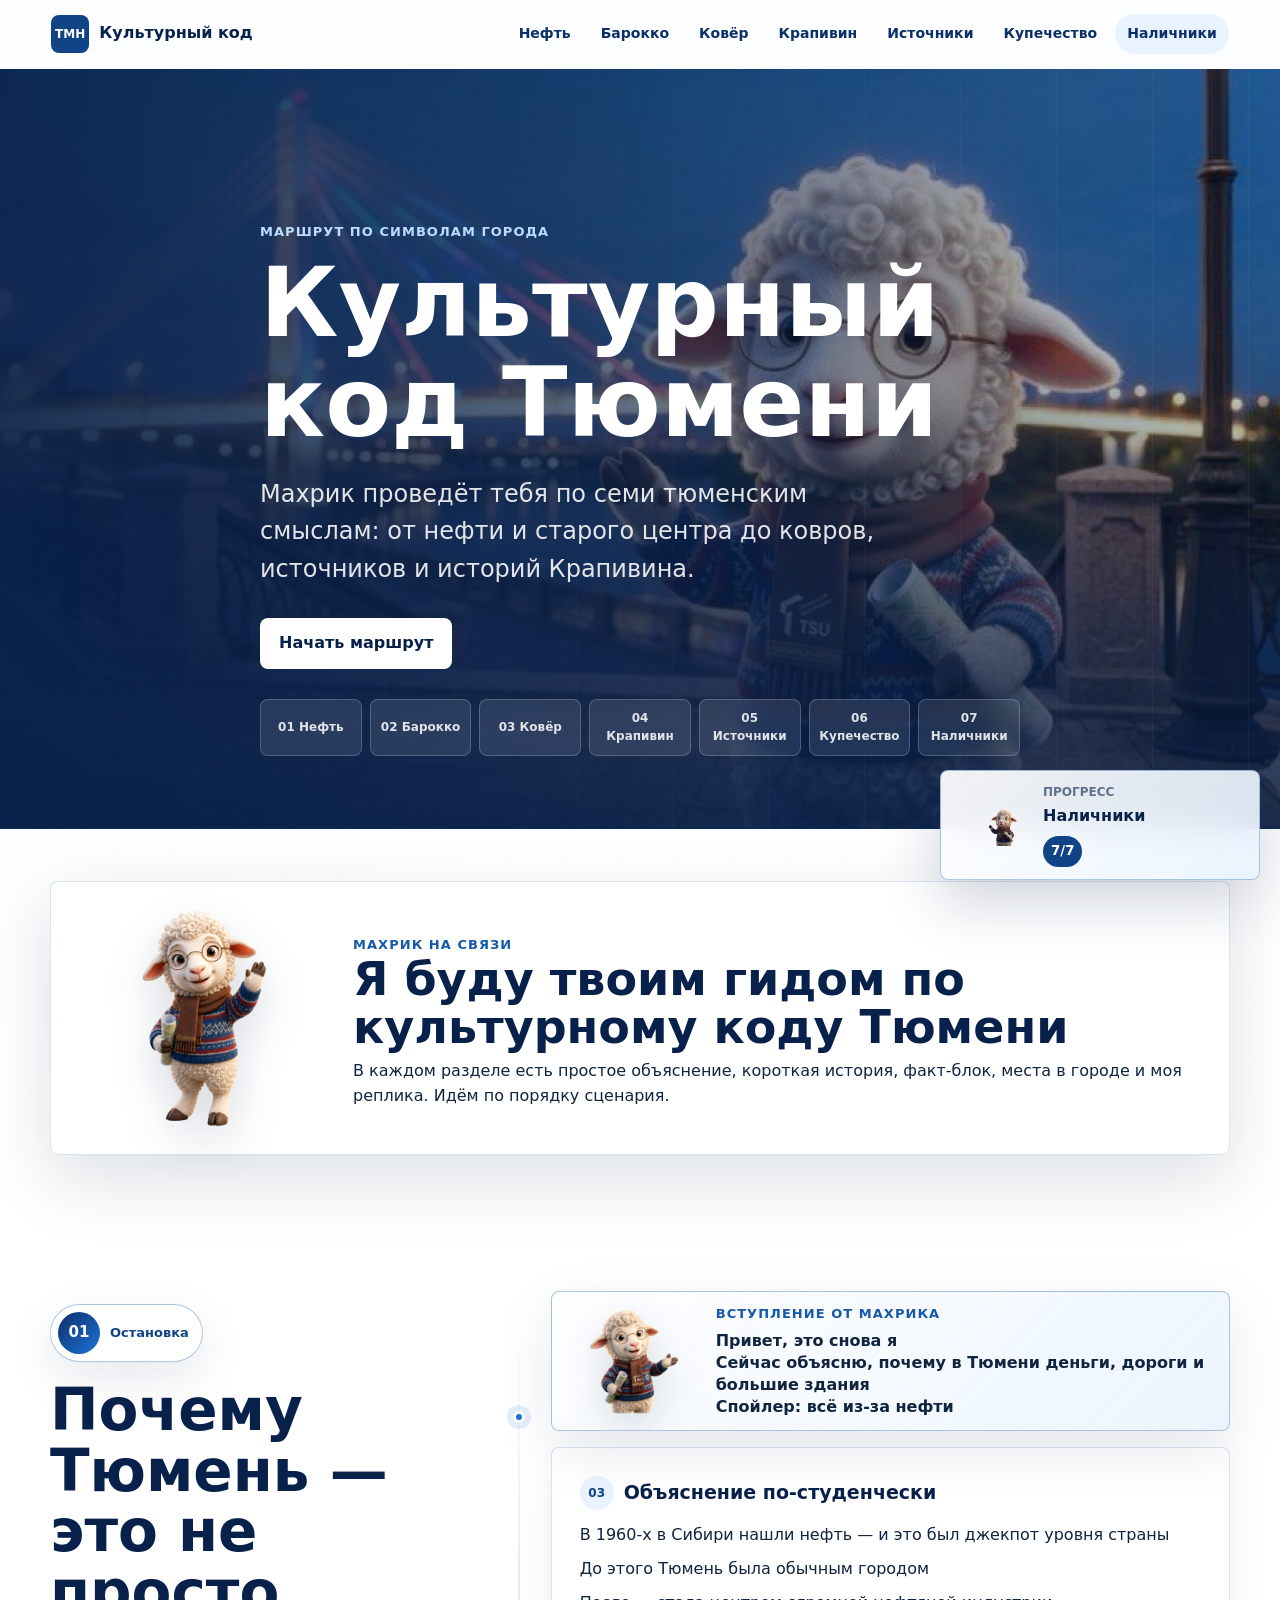
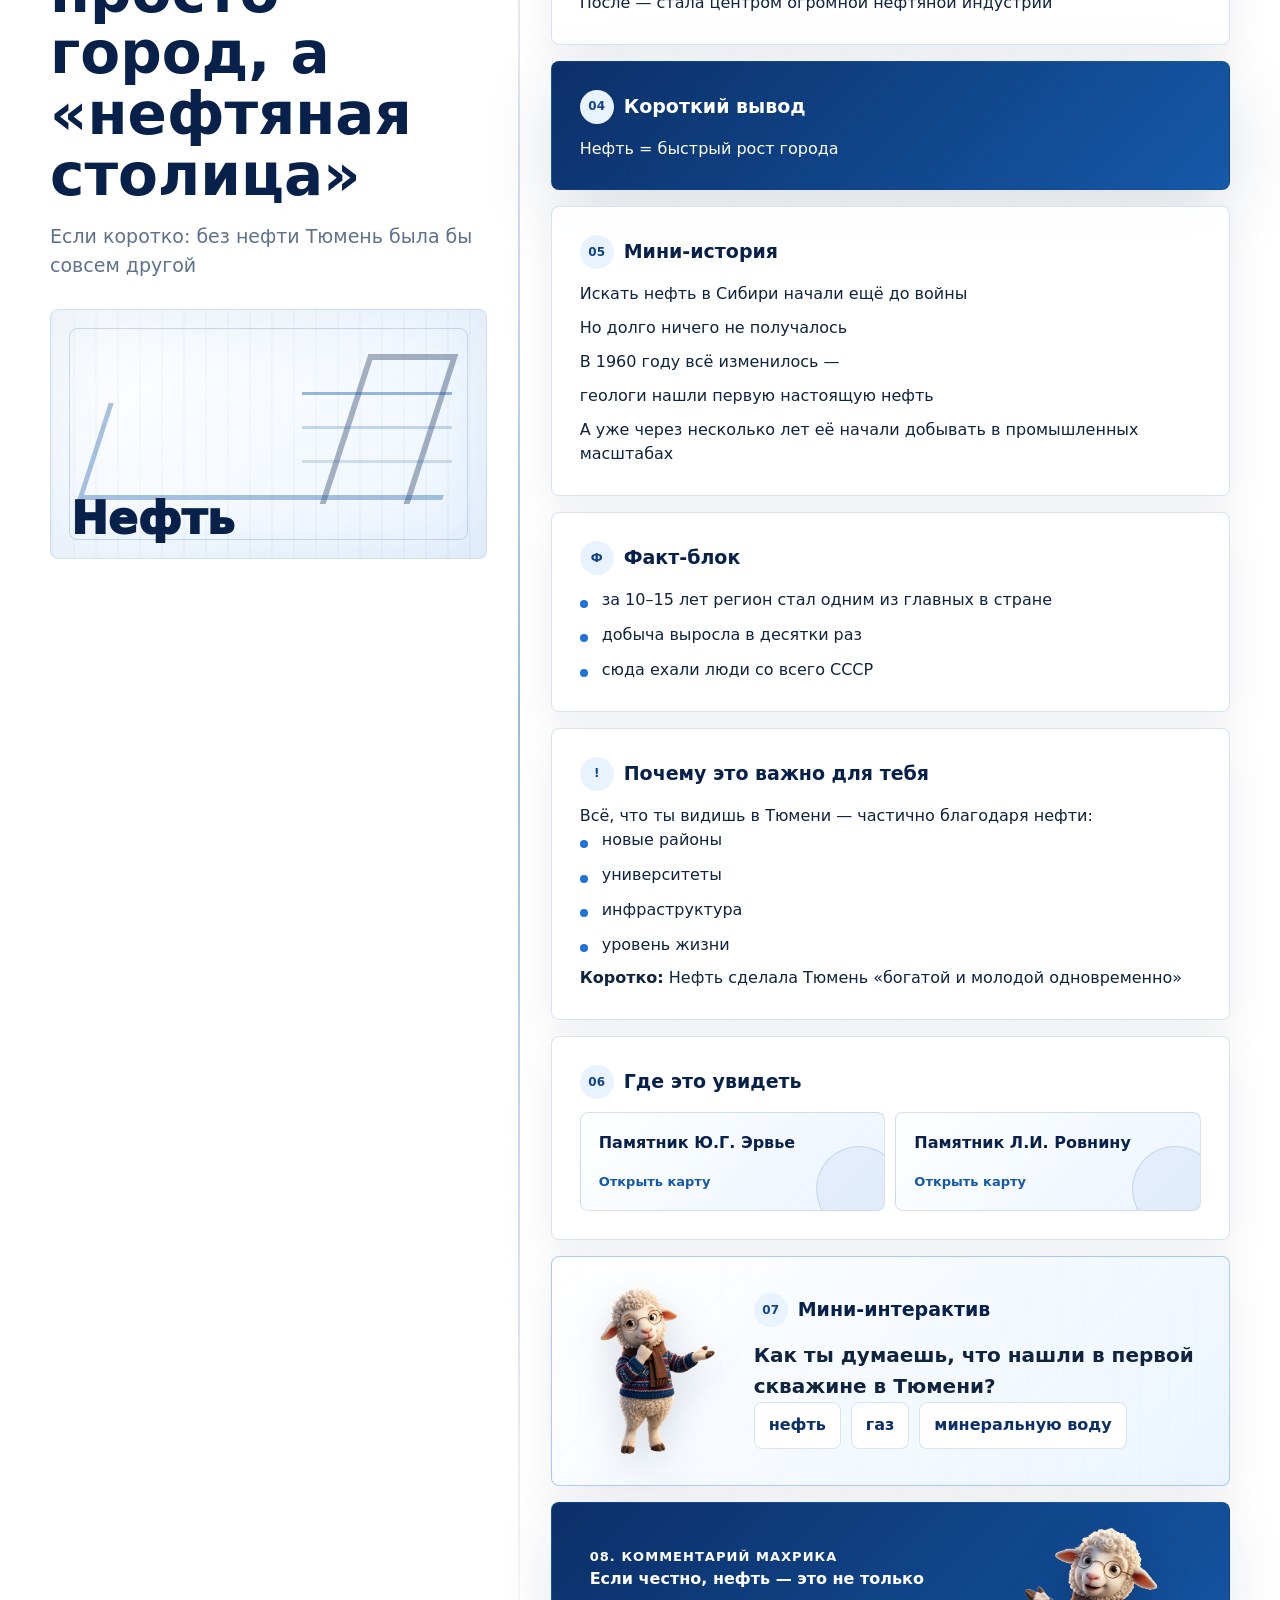
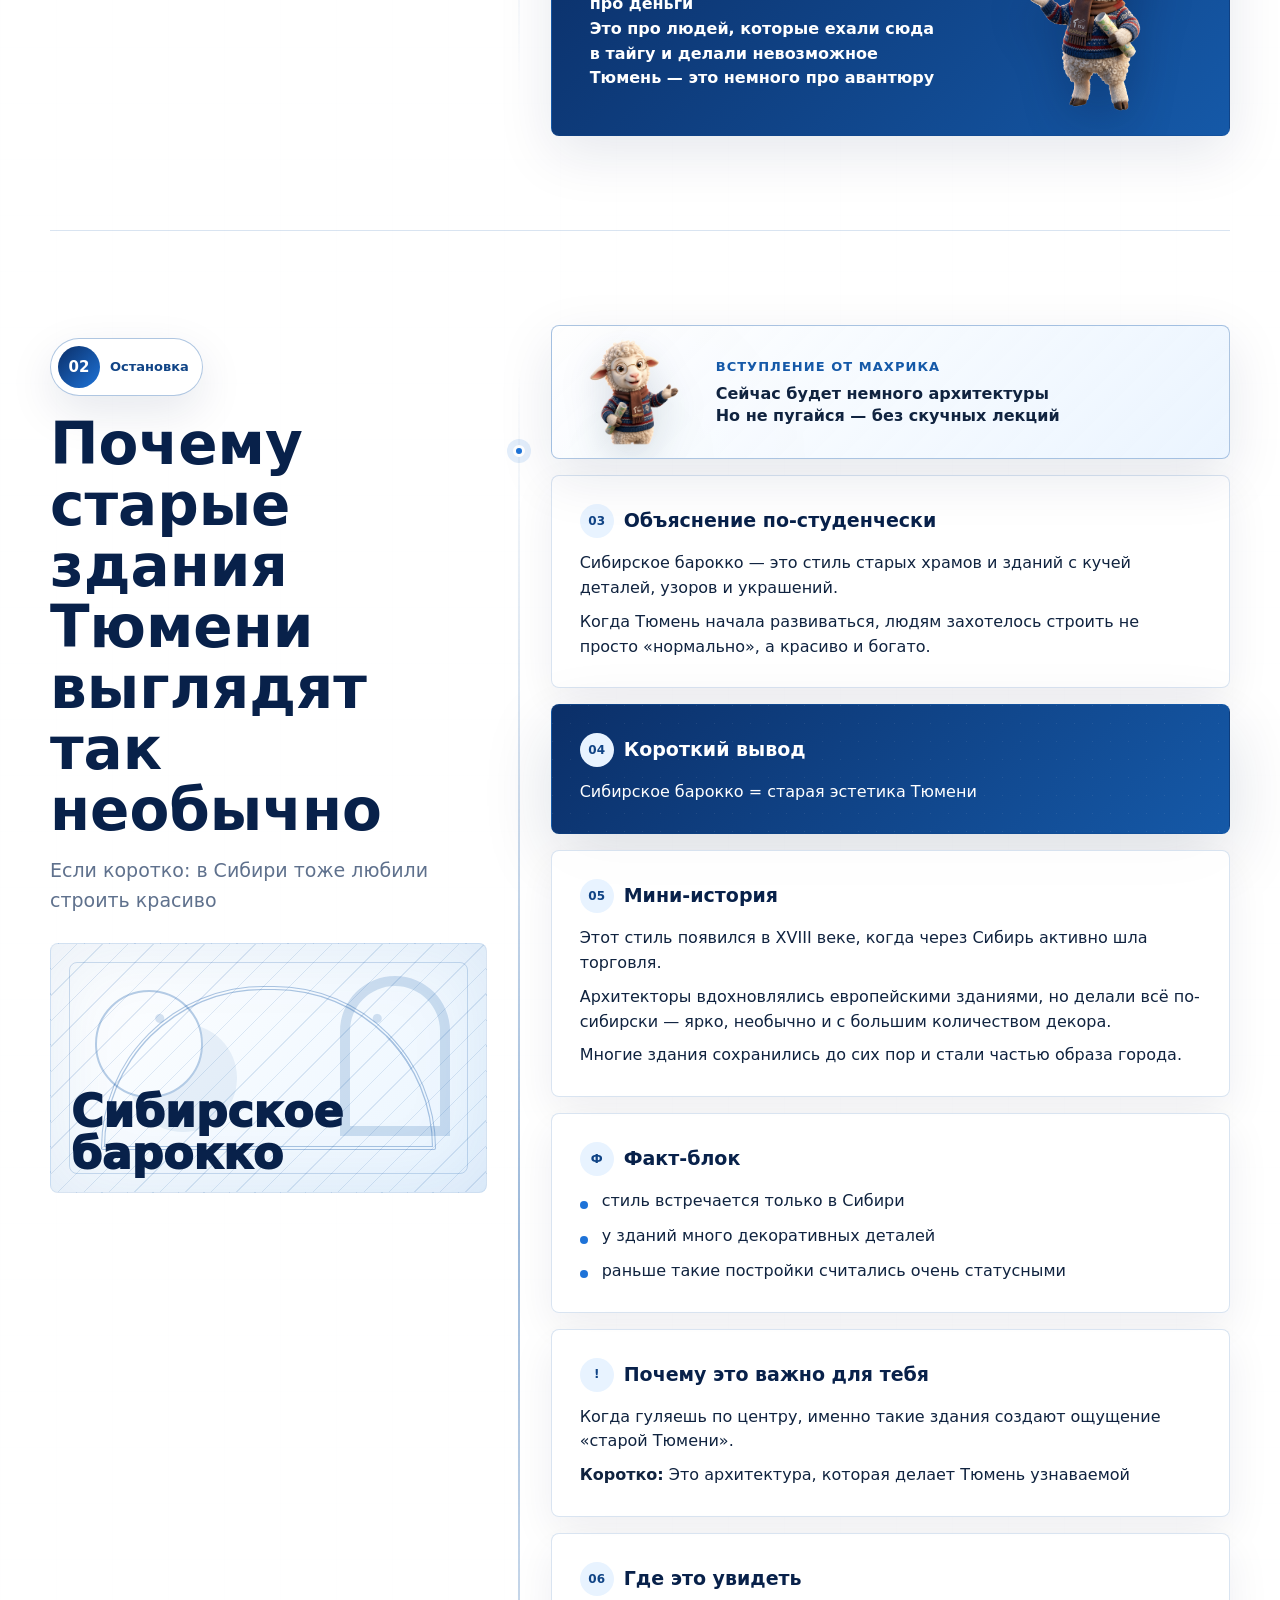
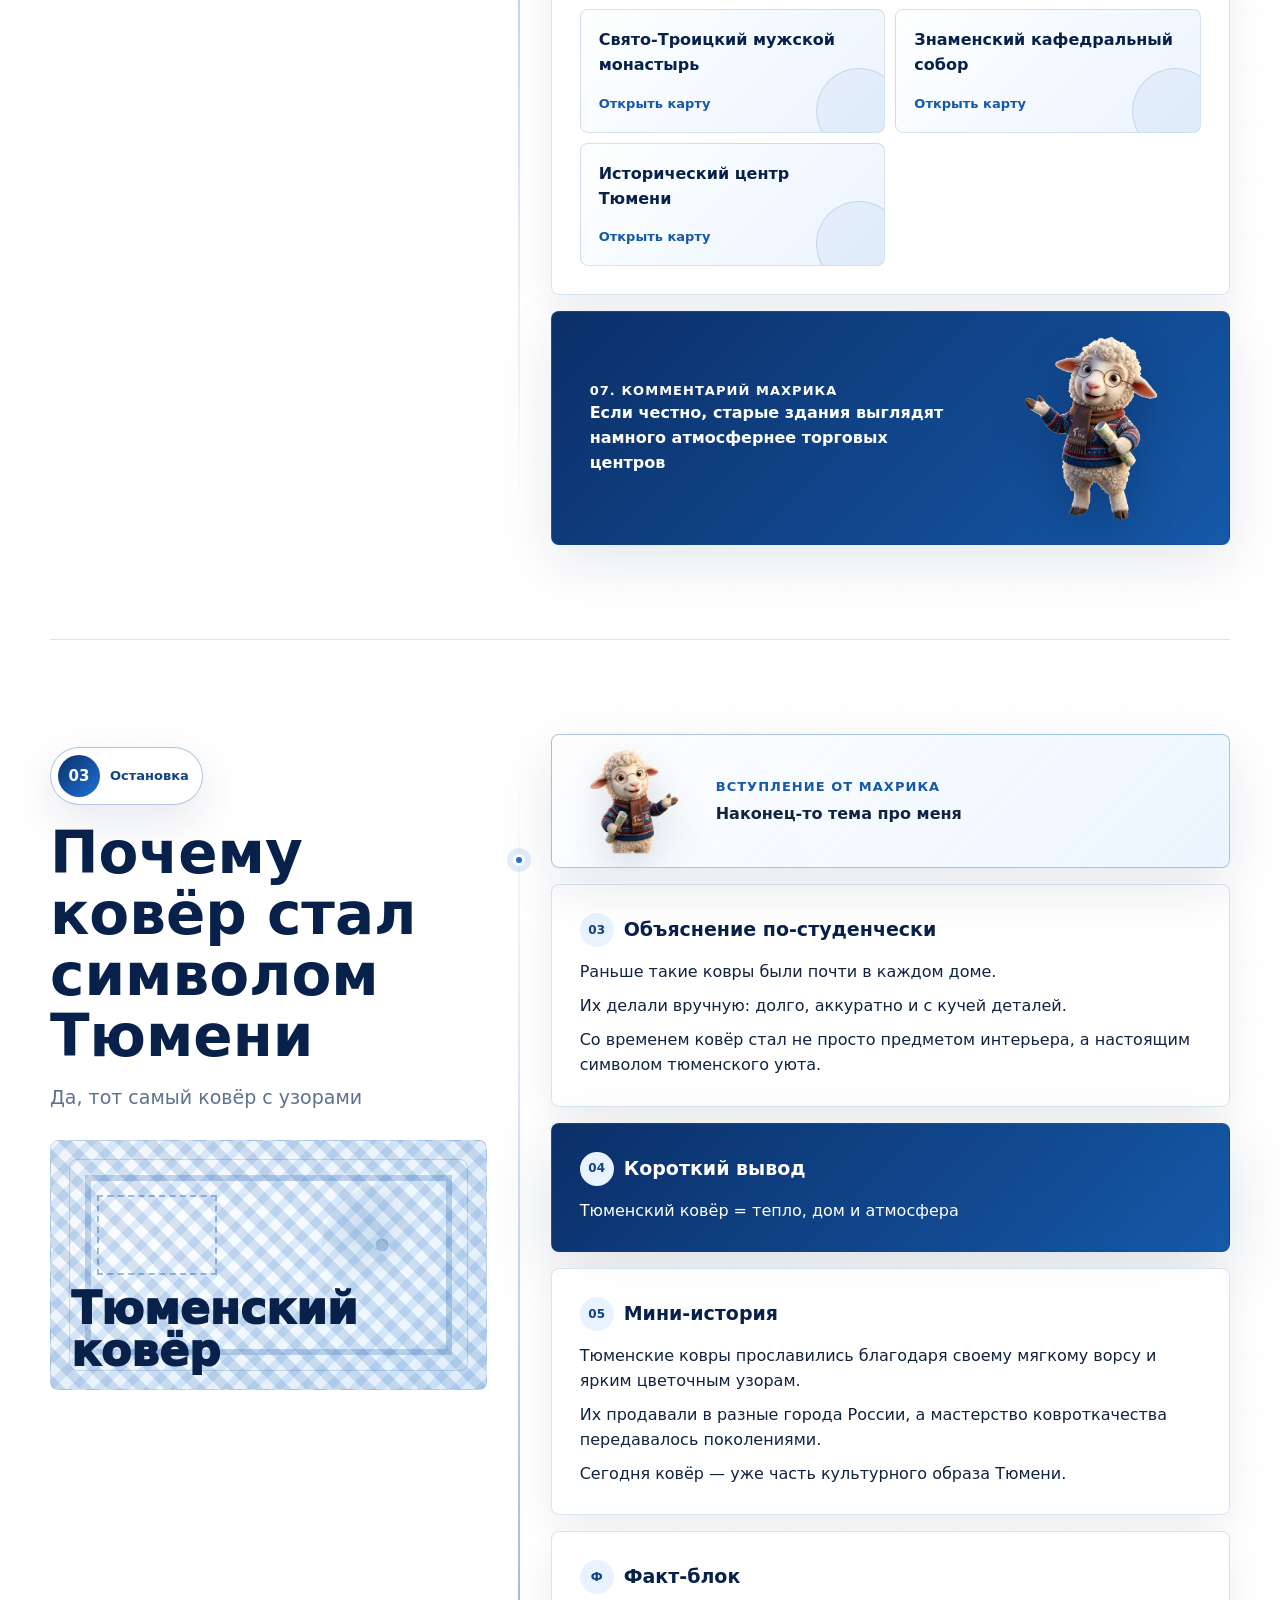
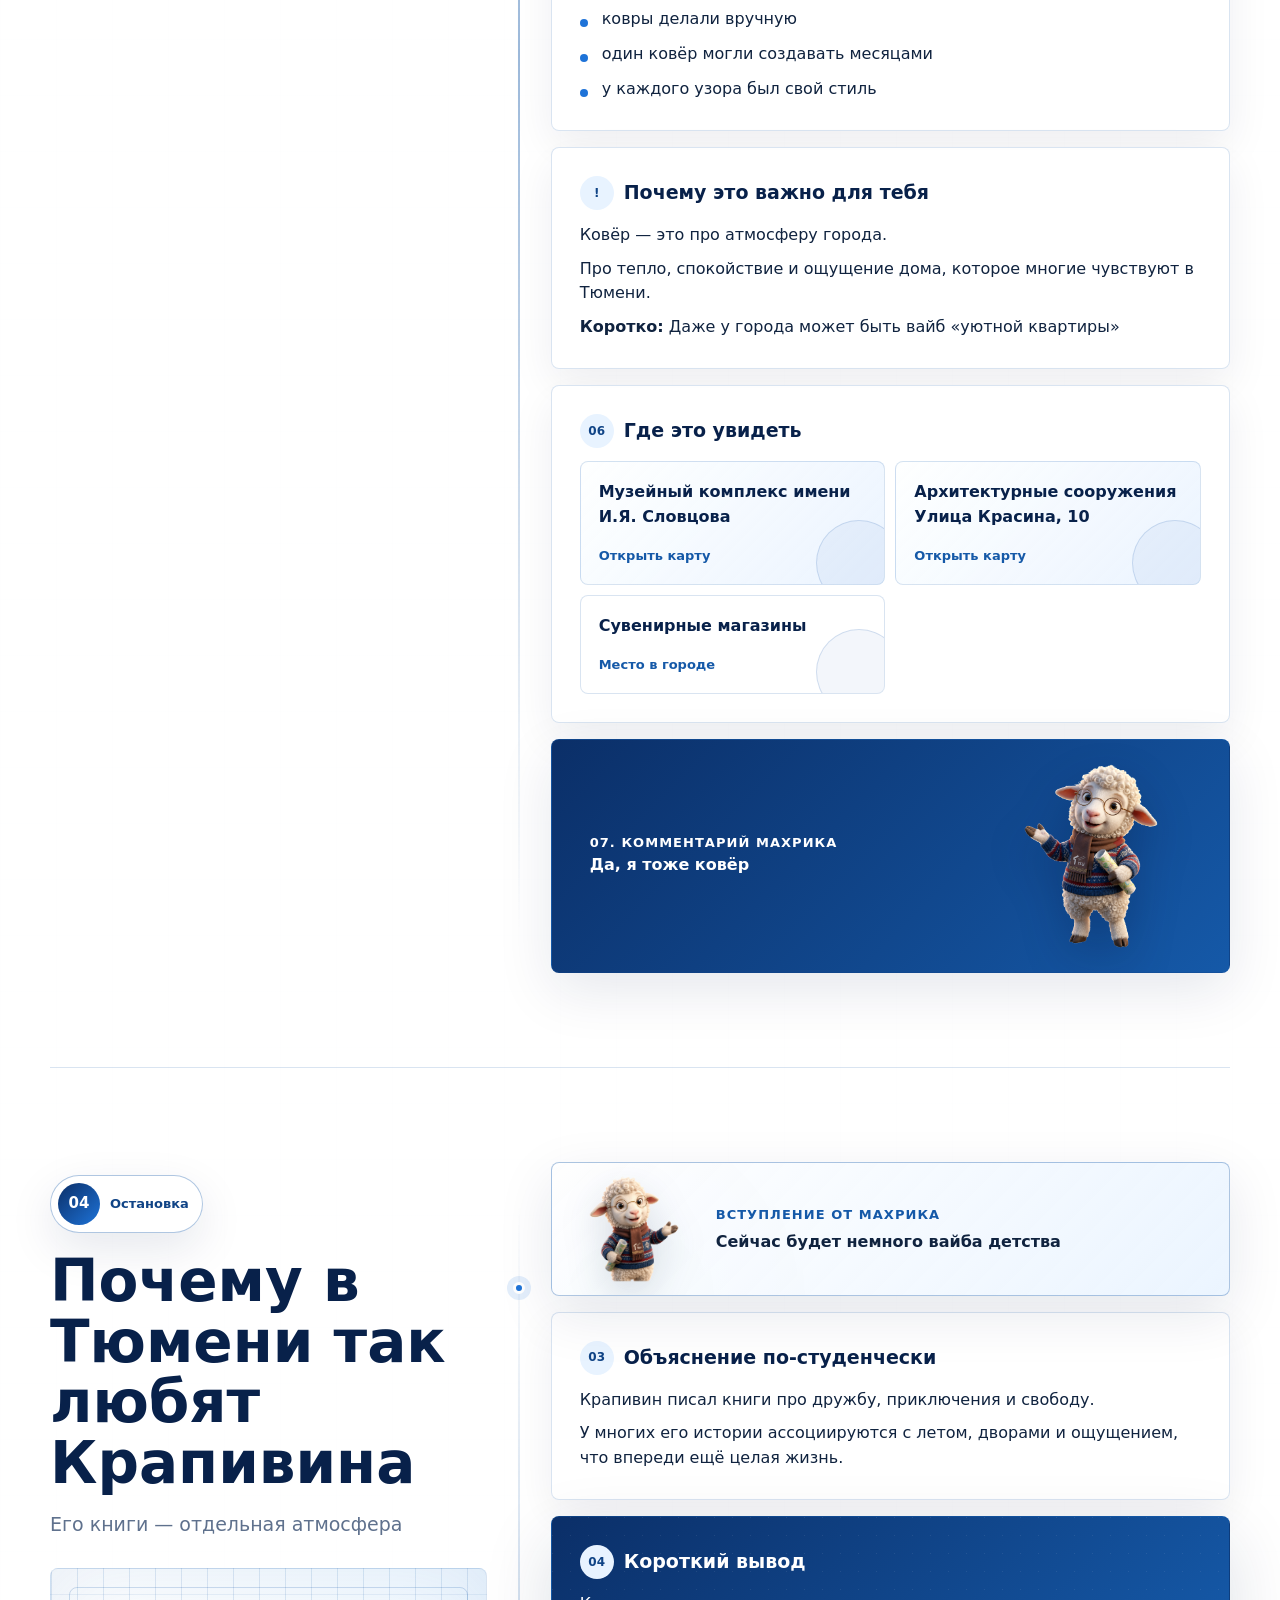
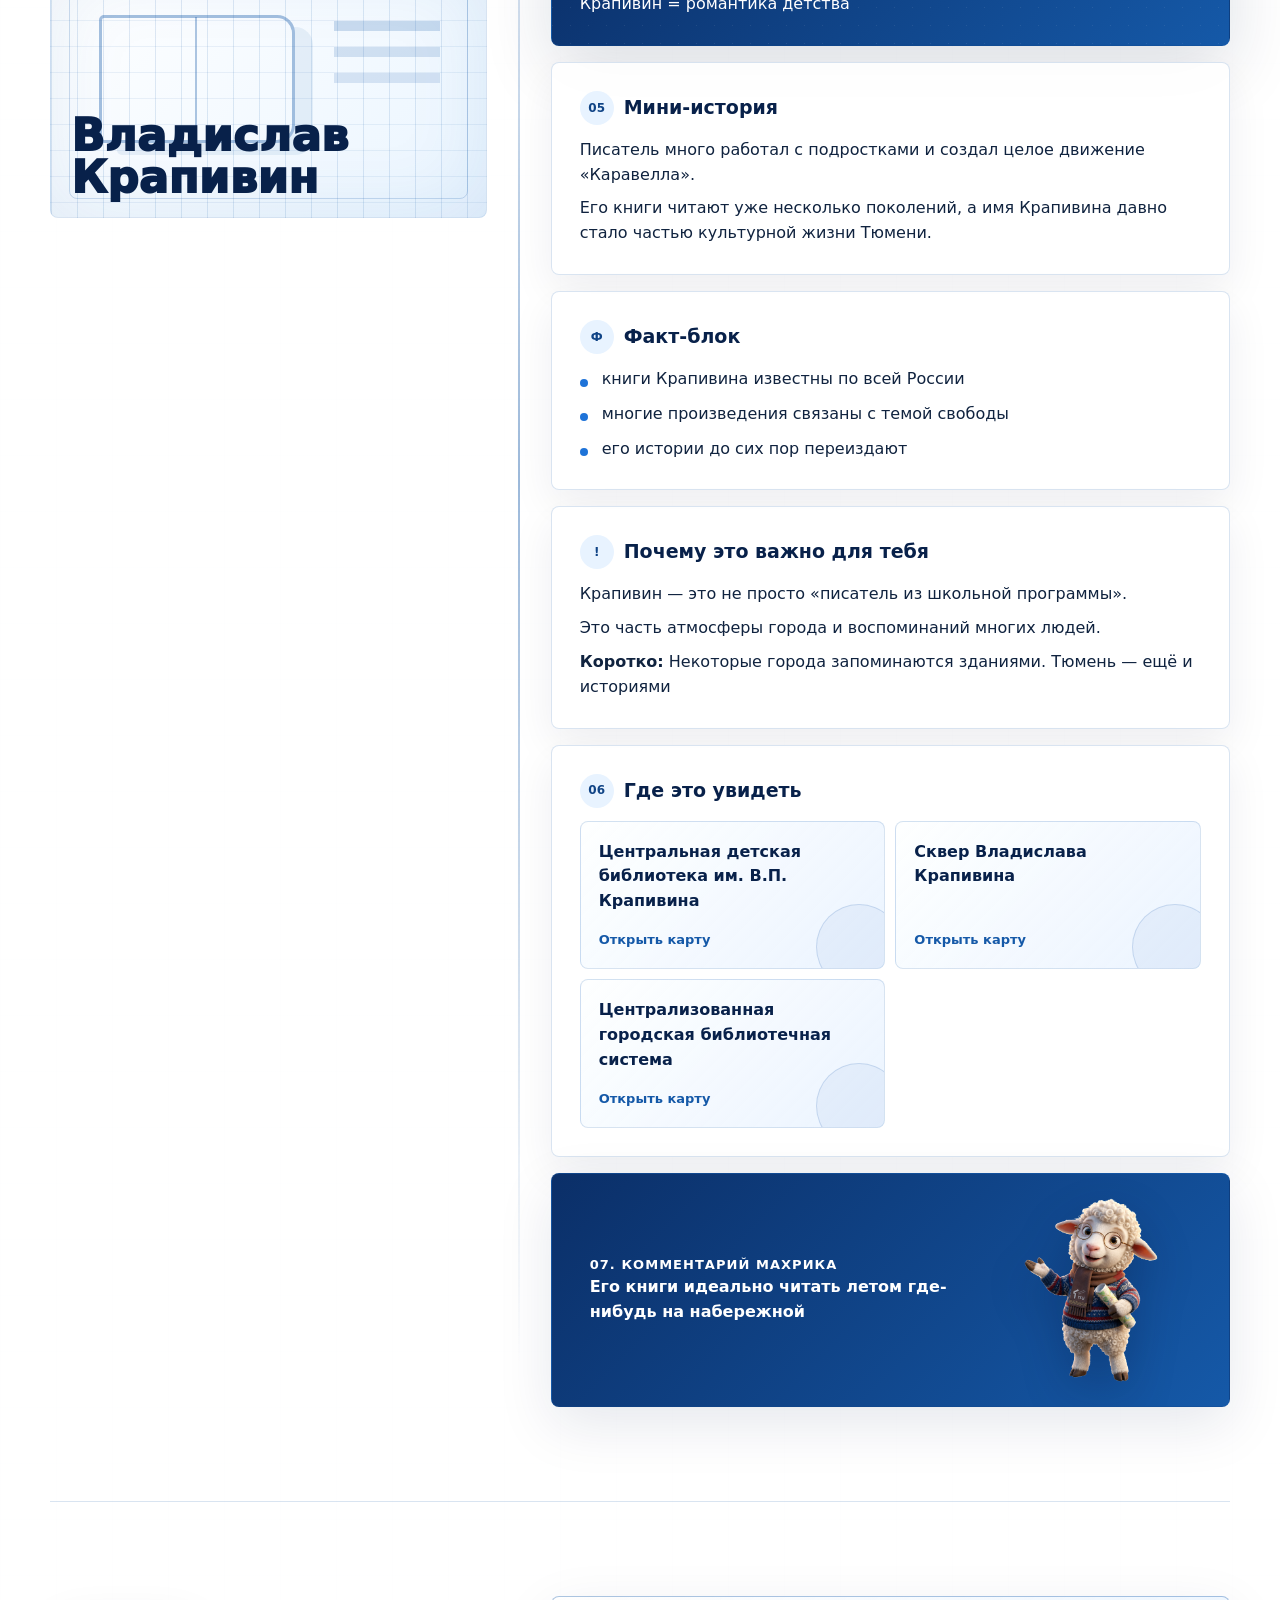
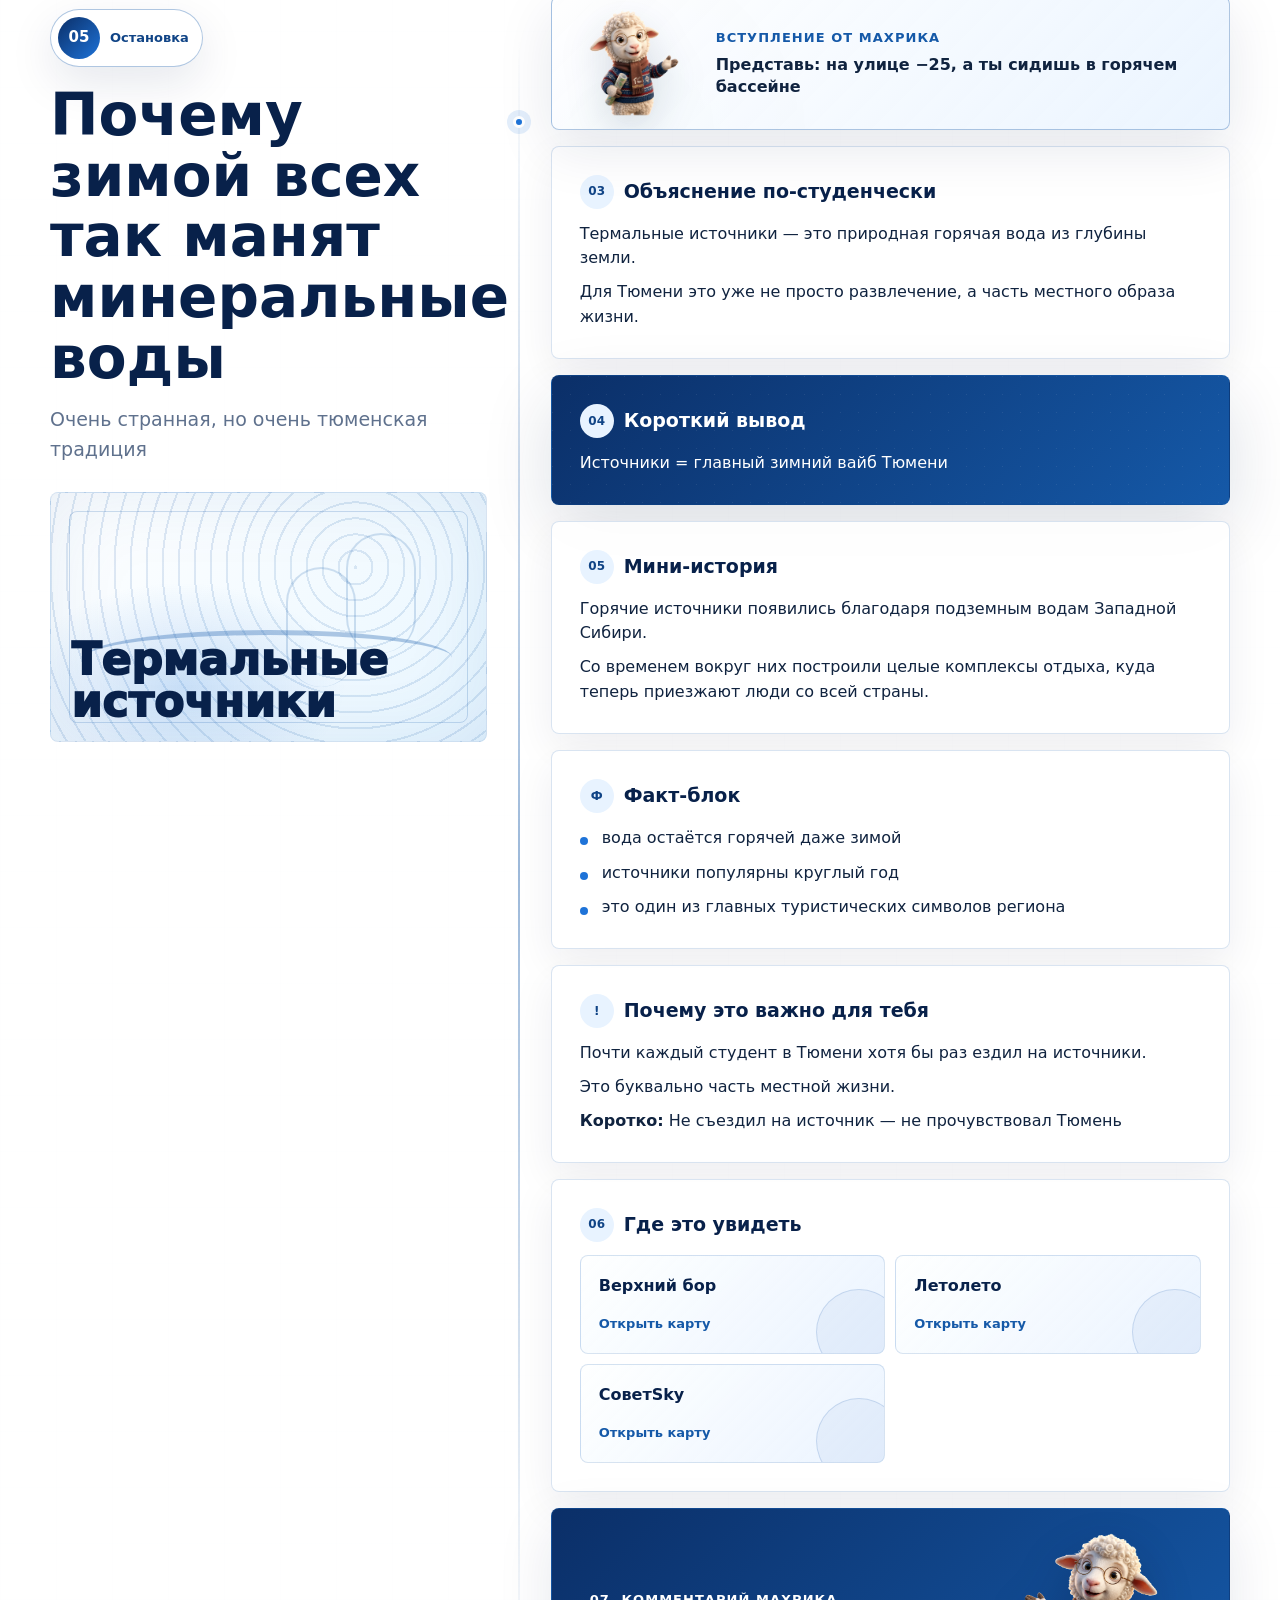
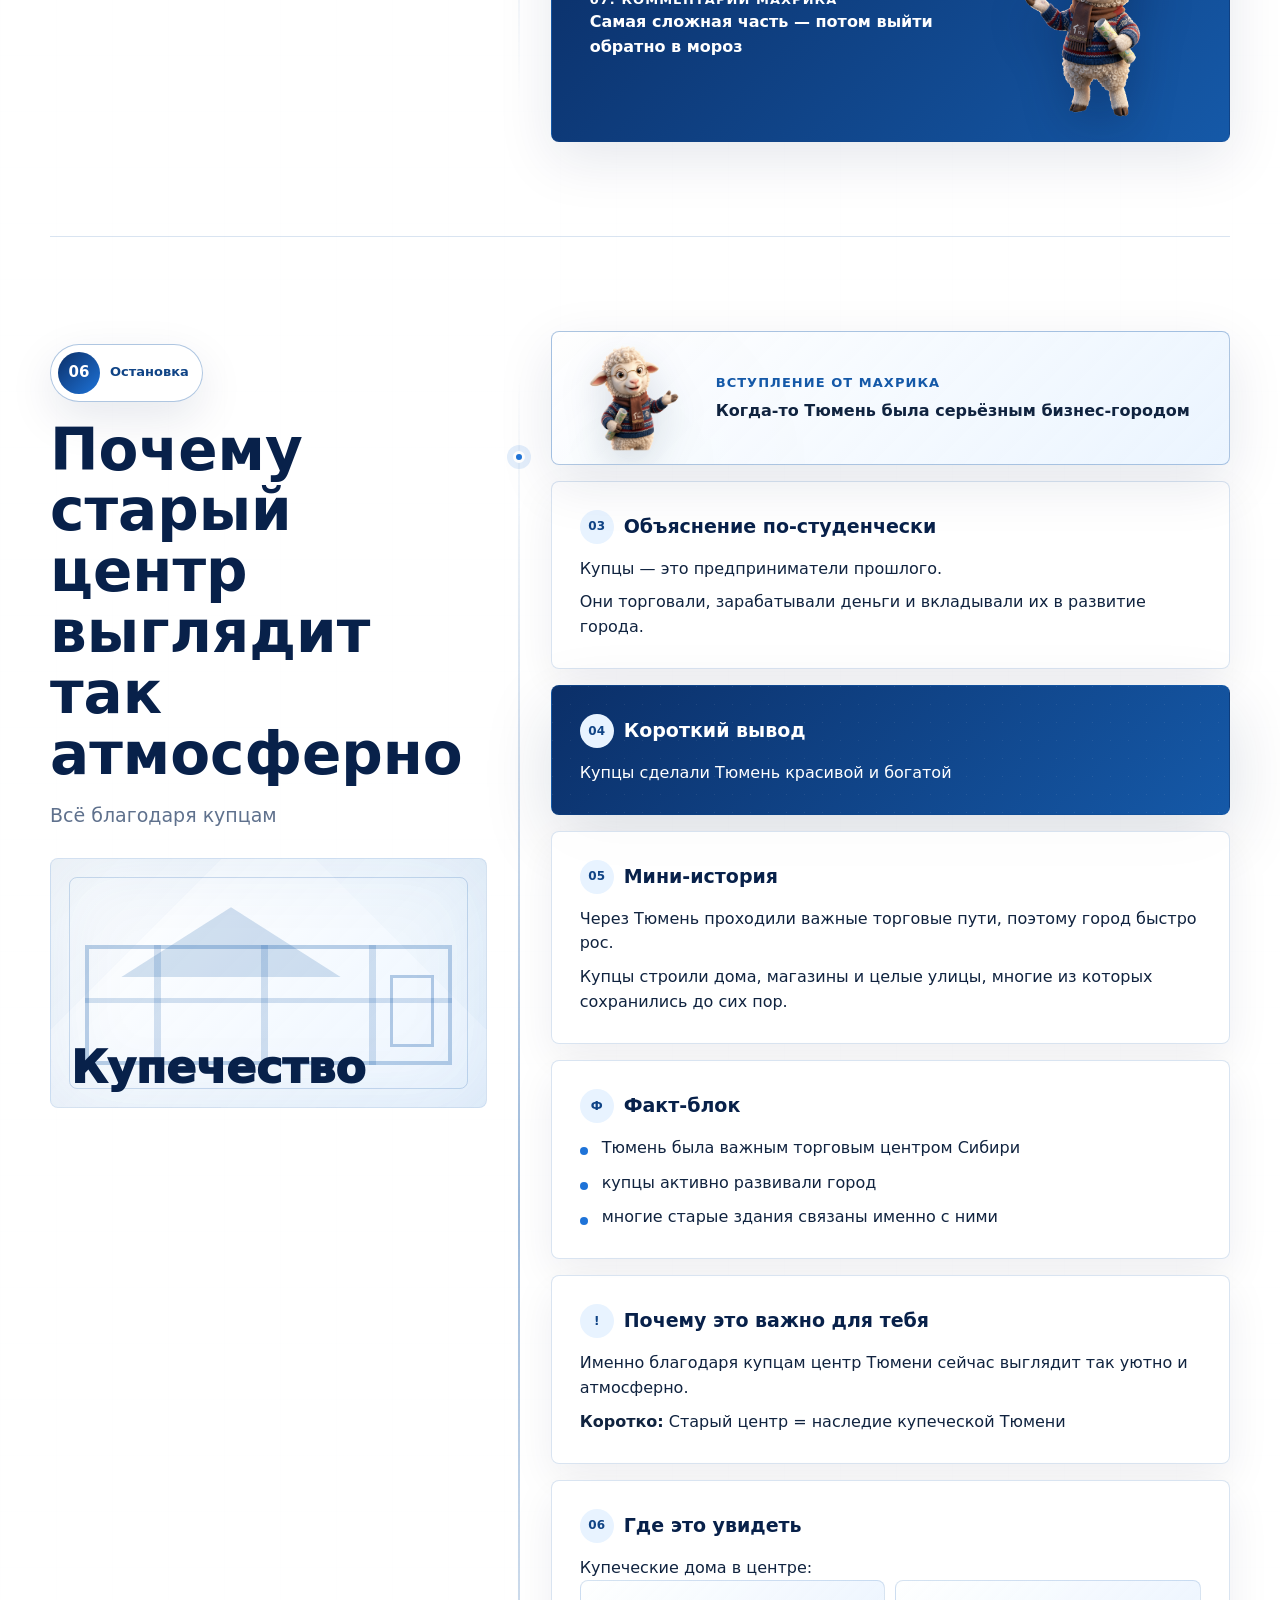
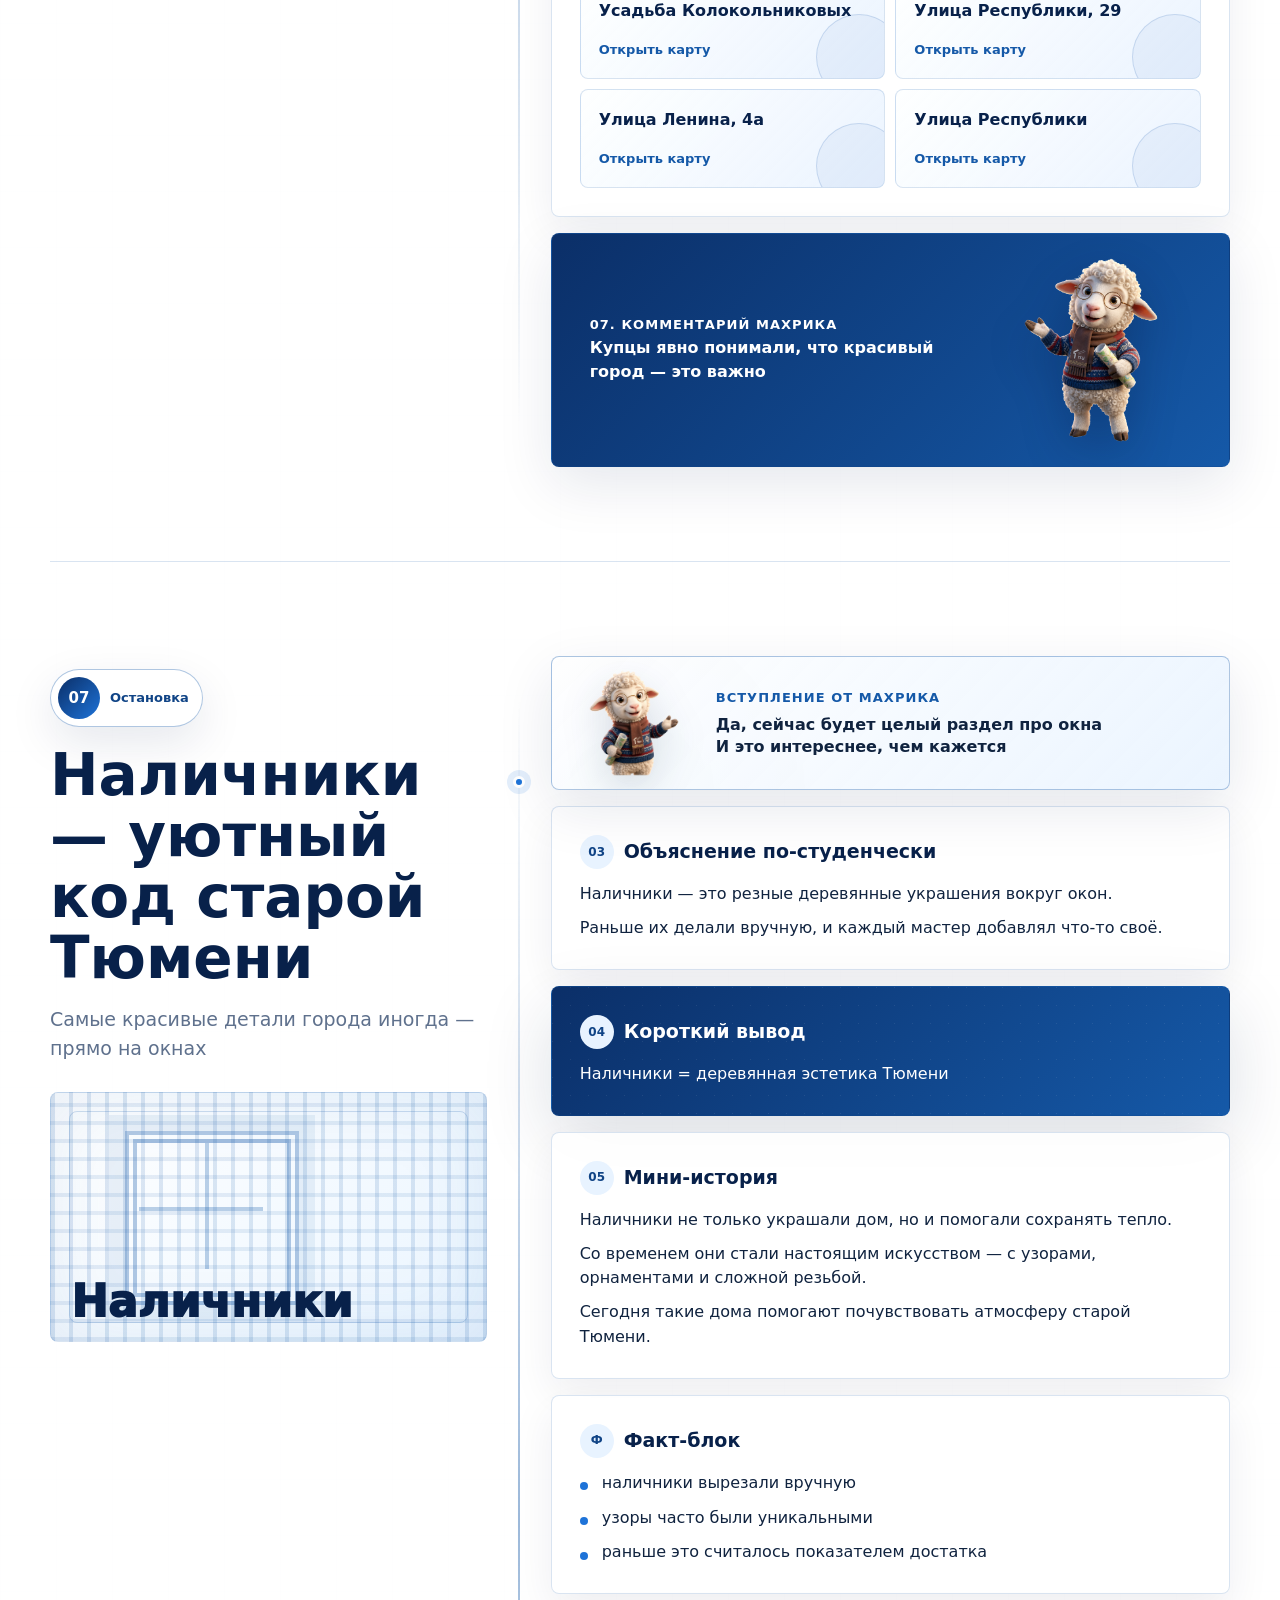
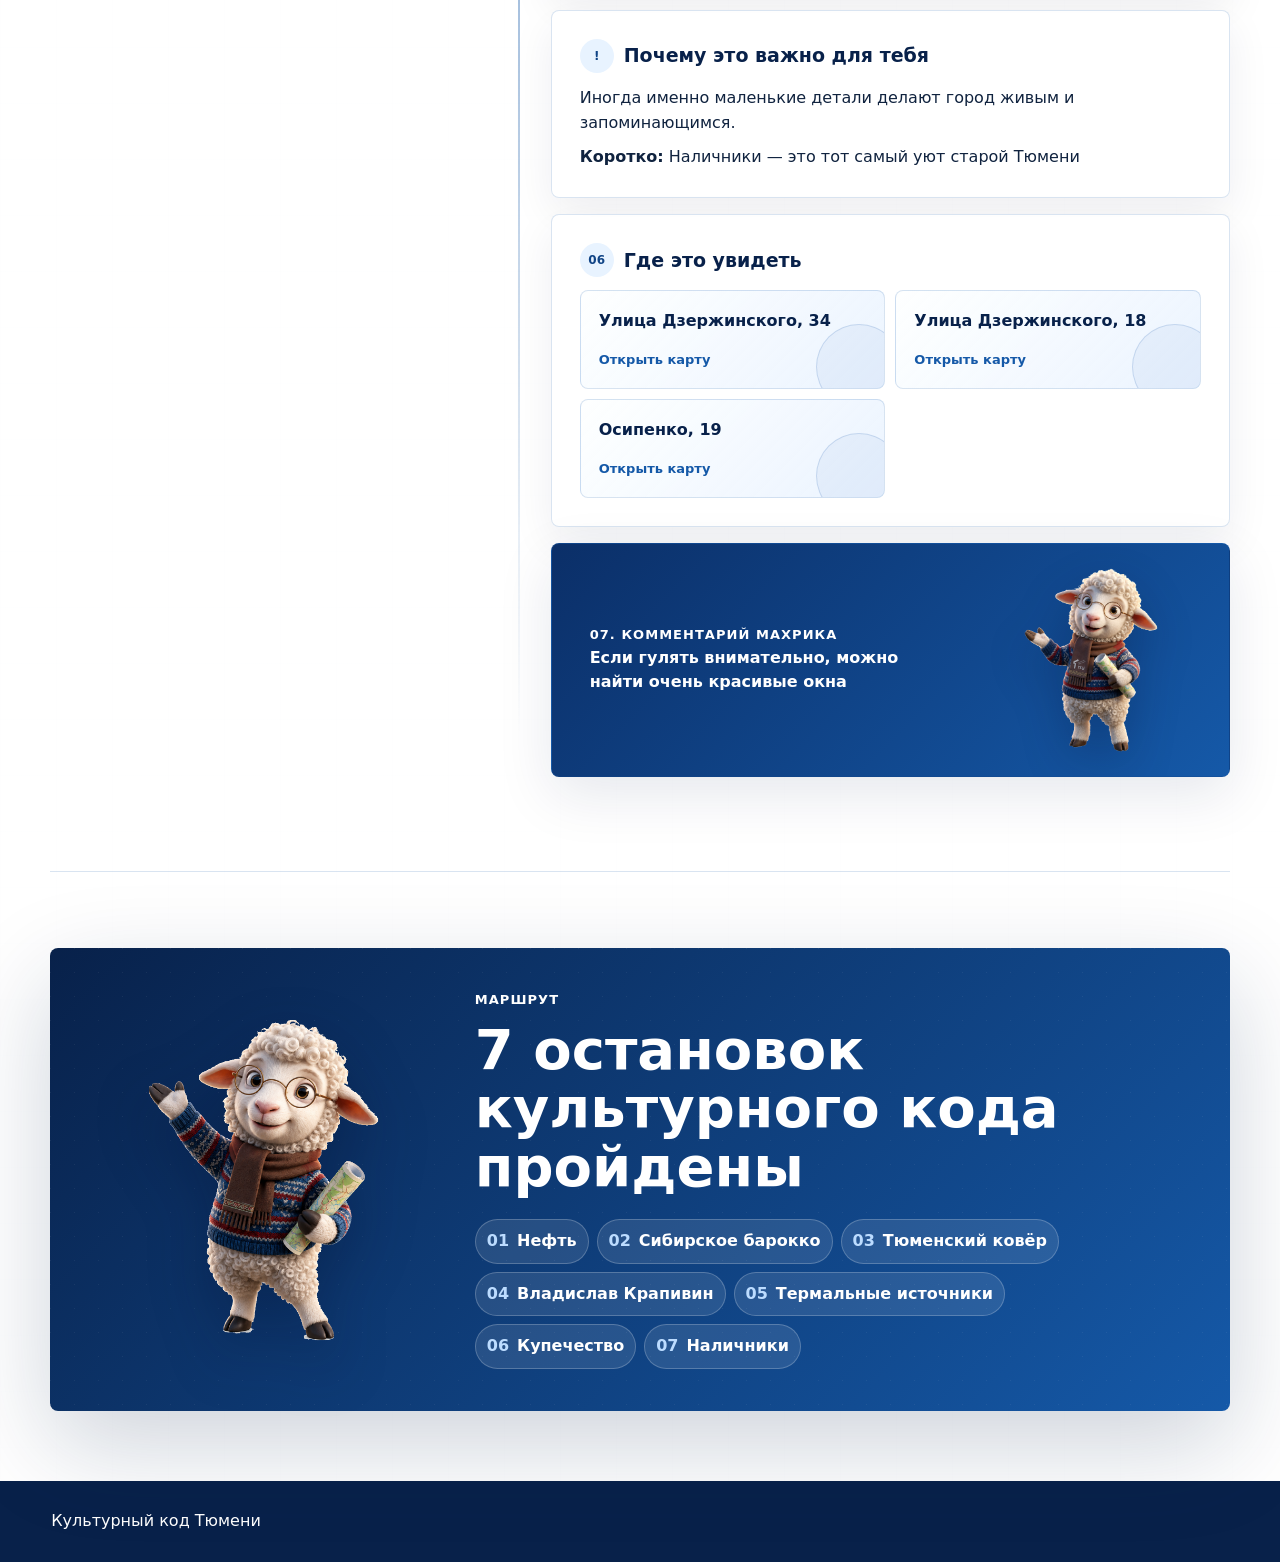
<file: index.html>
<!doctype html>
<html lang="ru">
  <head>
    <meta charset="UTF-8" />
    <meta name="viewport" content="width=device-width, initial-scale=1.0" />
    <title>Культурный код Тюмени</title>
    <meta
      name="description"
      content="Интерактивный лендинг-путешествие по культурному коду Тюмени с Махриком в роли гида."
    />
    <link rel="stylesheet" href="styles.css" />
  </head>
  <body>
    <div class="progress" aria-hidden="true">
      <span class="progress__bar"></span>
    </div>

    <header class="topbar">
      <a class="brand" href="#top" aria-label="К началу страницы">
        <span class="brand__mark">ТМН</span>
        <span>Культурный код</span>
      </a>
      <nav class="topnav" aria-label="Навигация по разделам">
        <a href="#oil">Нефть</a>
        <a href="#baroque">Барокко</a>
        <a href="#carpet">Ковёр</a>
        <a href="#krapivin">Крапивин</a>
        <a href="#springs">Источники</a>
        <a href="#merchants">Купечество</a>
        <a href="#nalichniki">Наличники</a>
      </nav>
    </header>

    <main id="top">
      <section class="hero" aria-labelledby="hero-title">
        <div class="hero__media" aria-hidden="true">
          <img src="images/mahrik.png" alt="" />
        </div>
        <div class="hero__content">
          <p class="eyebrow">Маршрут по символам города</p>
          <h1 id="hero-title">Культурный код Тюмени</h1>
          <p class="hero__lead">
            Махрик проведёт тебя по семи тюменским смыслам: от нефти и старого центра до ковров,
            источников и историй Крапивина.
          </p>
          <div class="hero__actions" aria-label="Быстрая навигация">
            <a class="button button--primary" href="#route">Начать маршрут</a>
          </div>
          <div class="hero-route" aria-label="7 остановок маршрута">
            <span>01 Нефть</span>
            <span>02 Барокко</span>
            <span>03 Ковёр</span>
            <span>04 Крапивин</span>
            <span>05 Источники</span>
            <span>06 Купечество</span>
            <span>07 Наличники</span>
          </div>
        </div>
      </section>

      <section class="intro-band" id="route" aria-label="Махрик начинает маршрут">
        <div class="guide-card guide-card--wide reveal">
          <img src="images/mahrik_route.png" alt="Махрик, барашик-гид ТюмГУ" />
          <div>
            <p class="label">Махрик на связи</p>
            <h2>Я буду твоим гидом по культурному коду Тюмени</h2>
            <p>
              В каждом разделе есть простое объяснение, короткая история, факт-блок, места в городе
              и моя реплика. Идём по порядку сценария.
            </p>
          </div>
        </div>
      </section>

      <aside class="route-widget" aria-label="Прогресс маршрута">
        <img src="images/mahrik_без фона.png" alt="" />
        <div>
          <span>Прогресс</span>
          <strong id="current-section">Старт</strong>
          <small id="route-count">0/7</small>
        </div>
      </aside>

      <div id="sections" class="sections"></div>
      <div id="route-finish" class="route-finish"></div>
    </main>

    <footer class="footer">
      <p>Культурный код Тюмени</p>
    </footer>

    <script src="script.js"></script>
  </body>
</html>
</file>
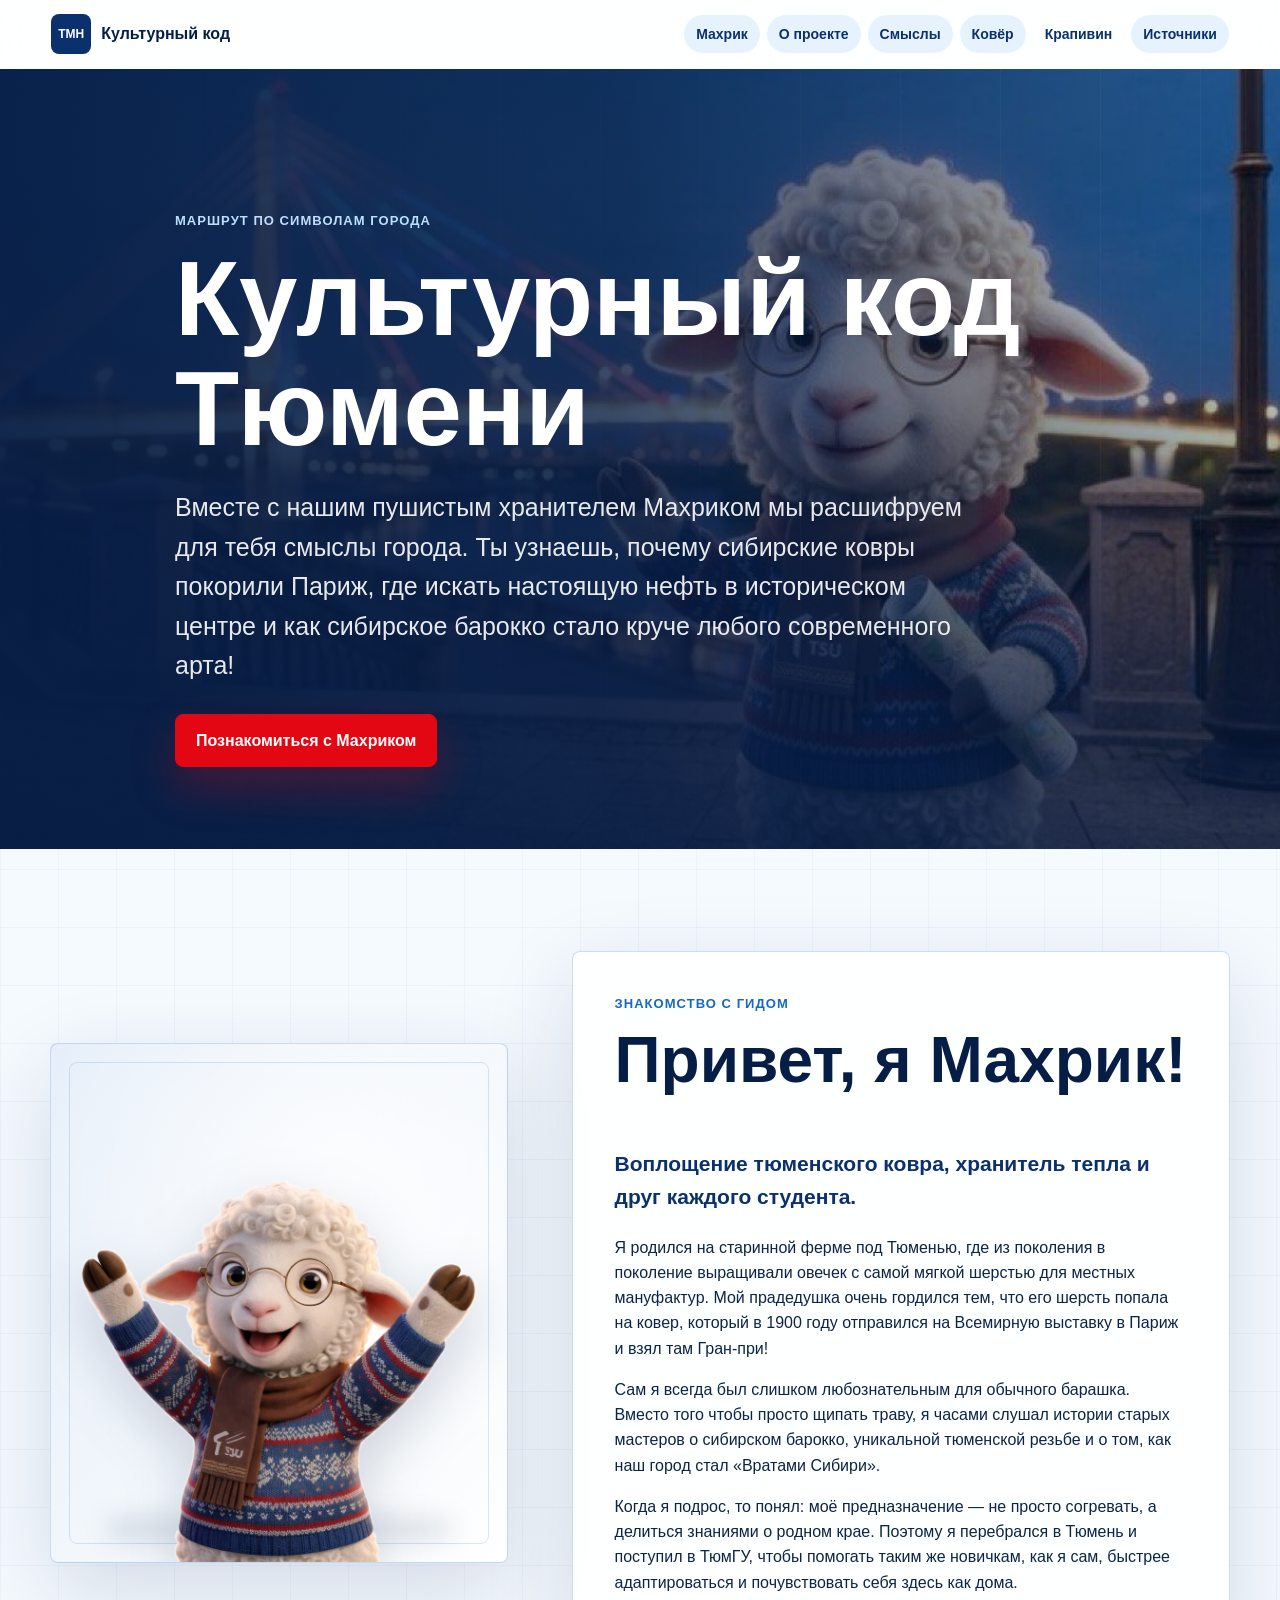
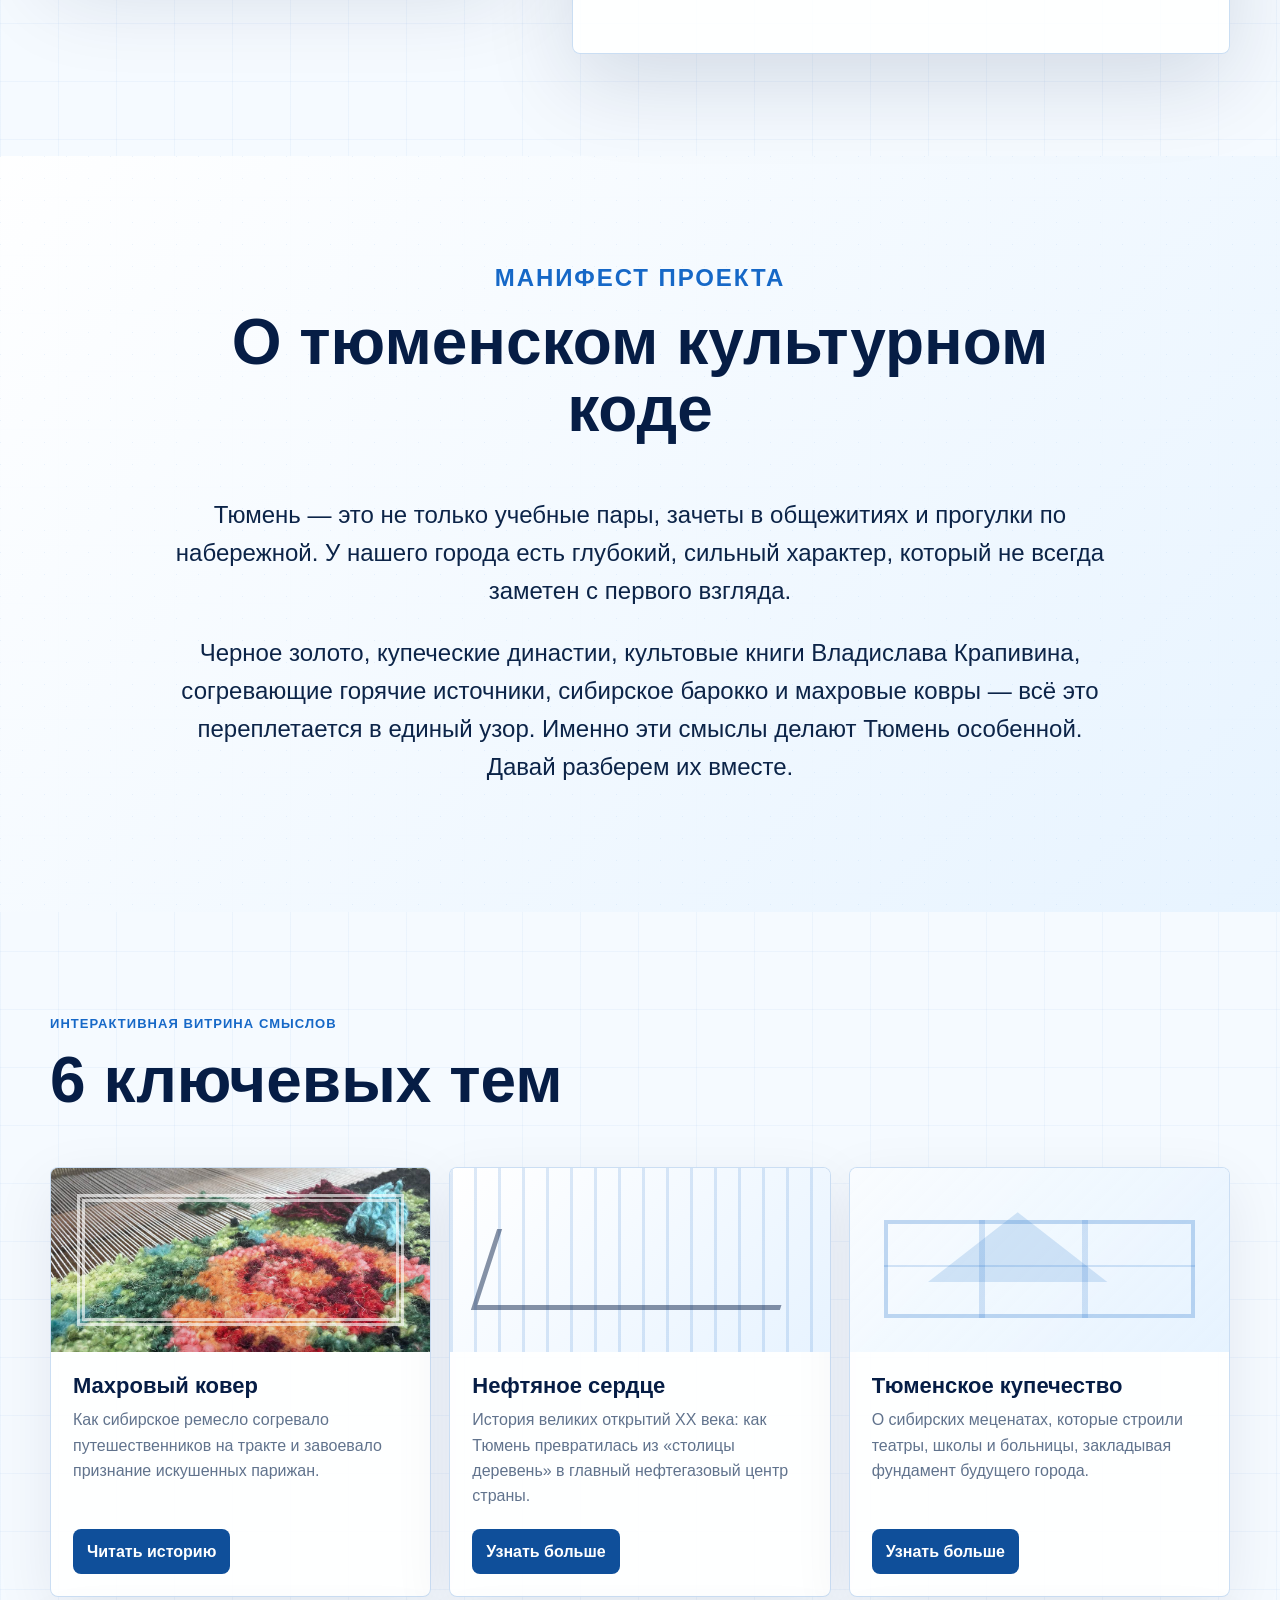
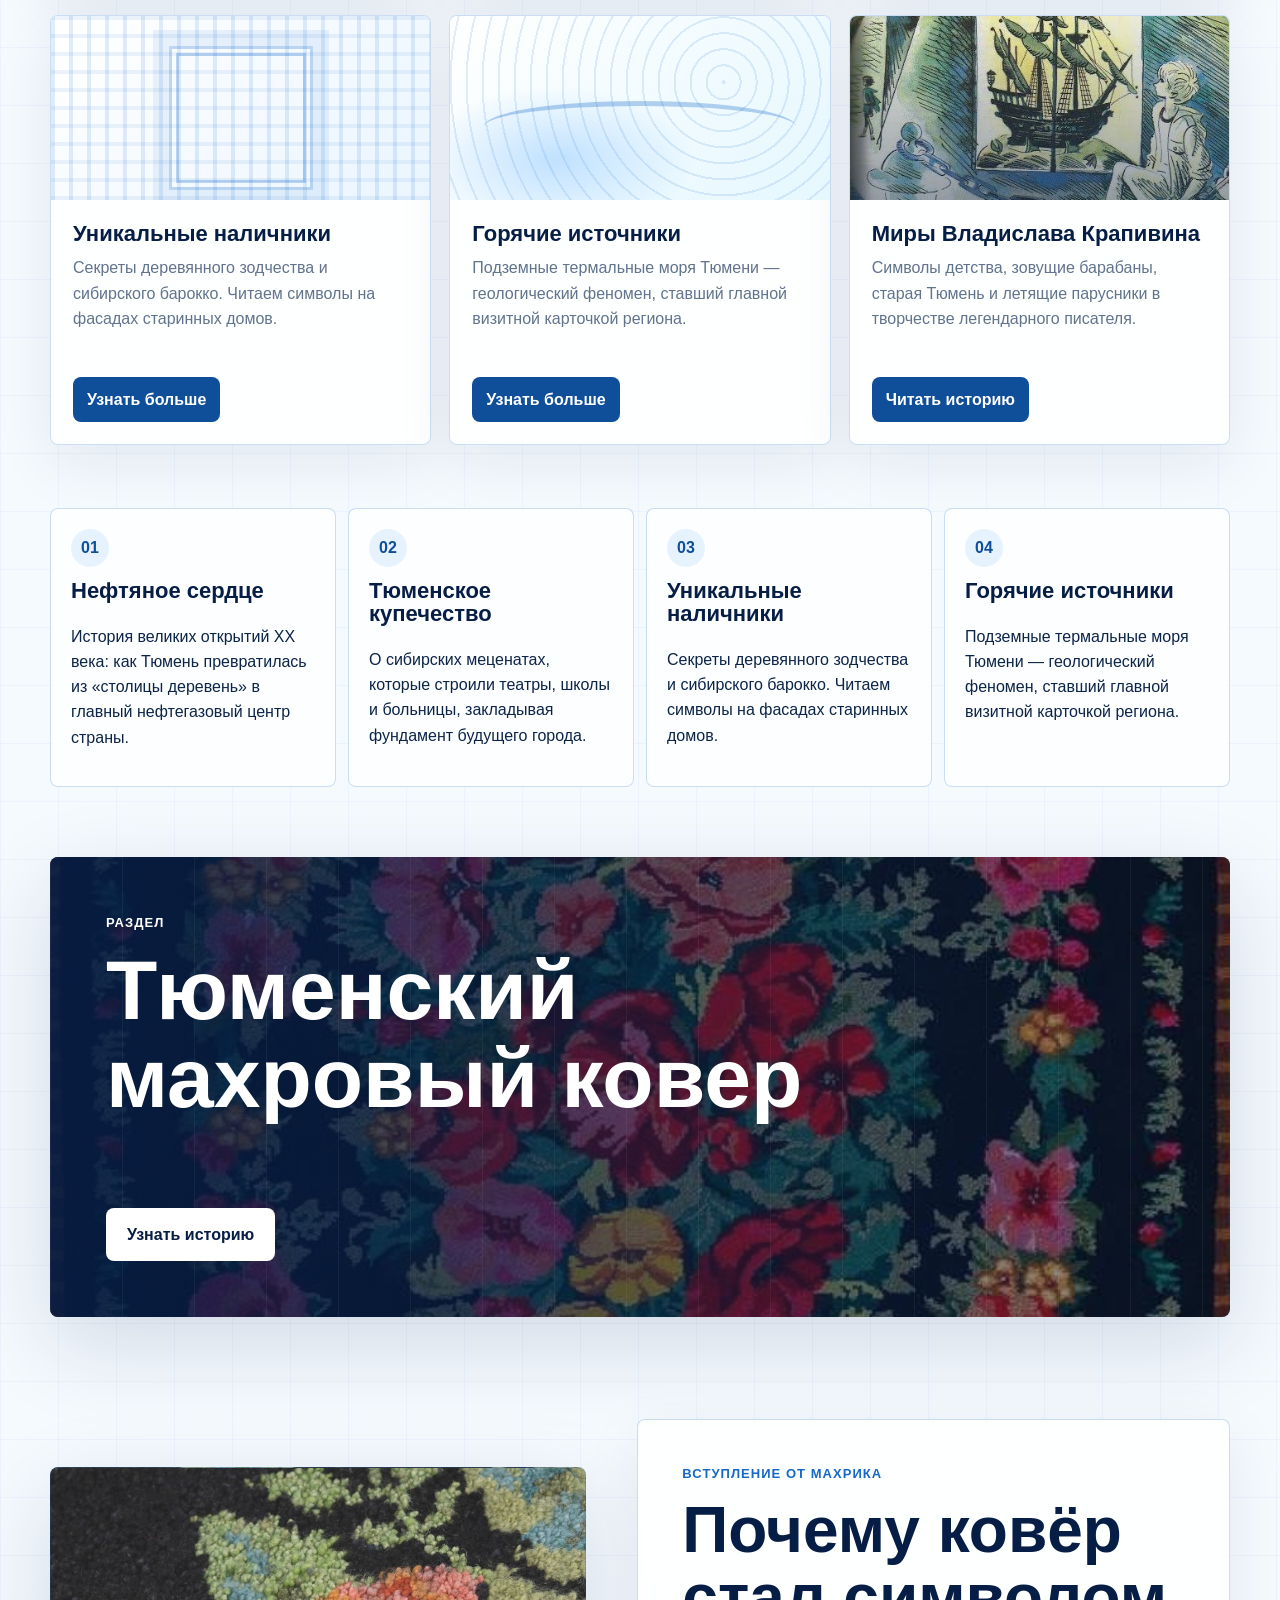
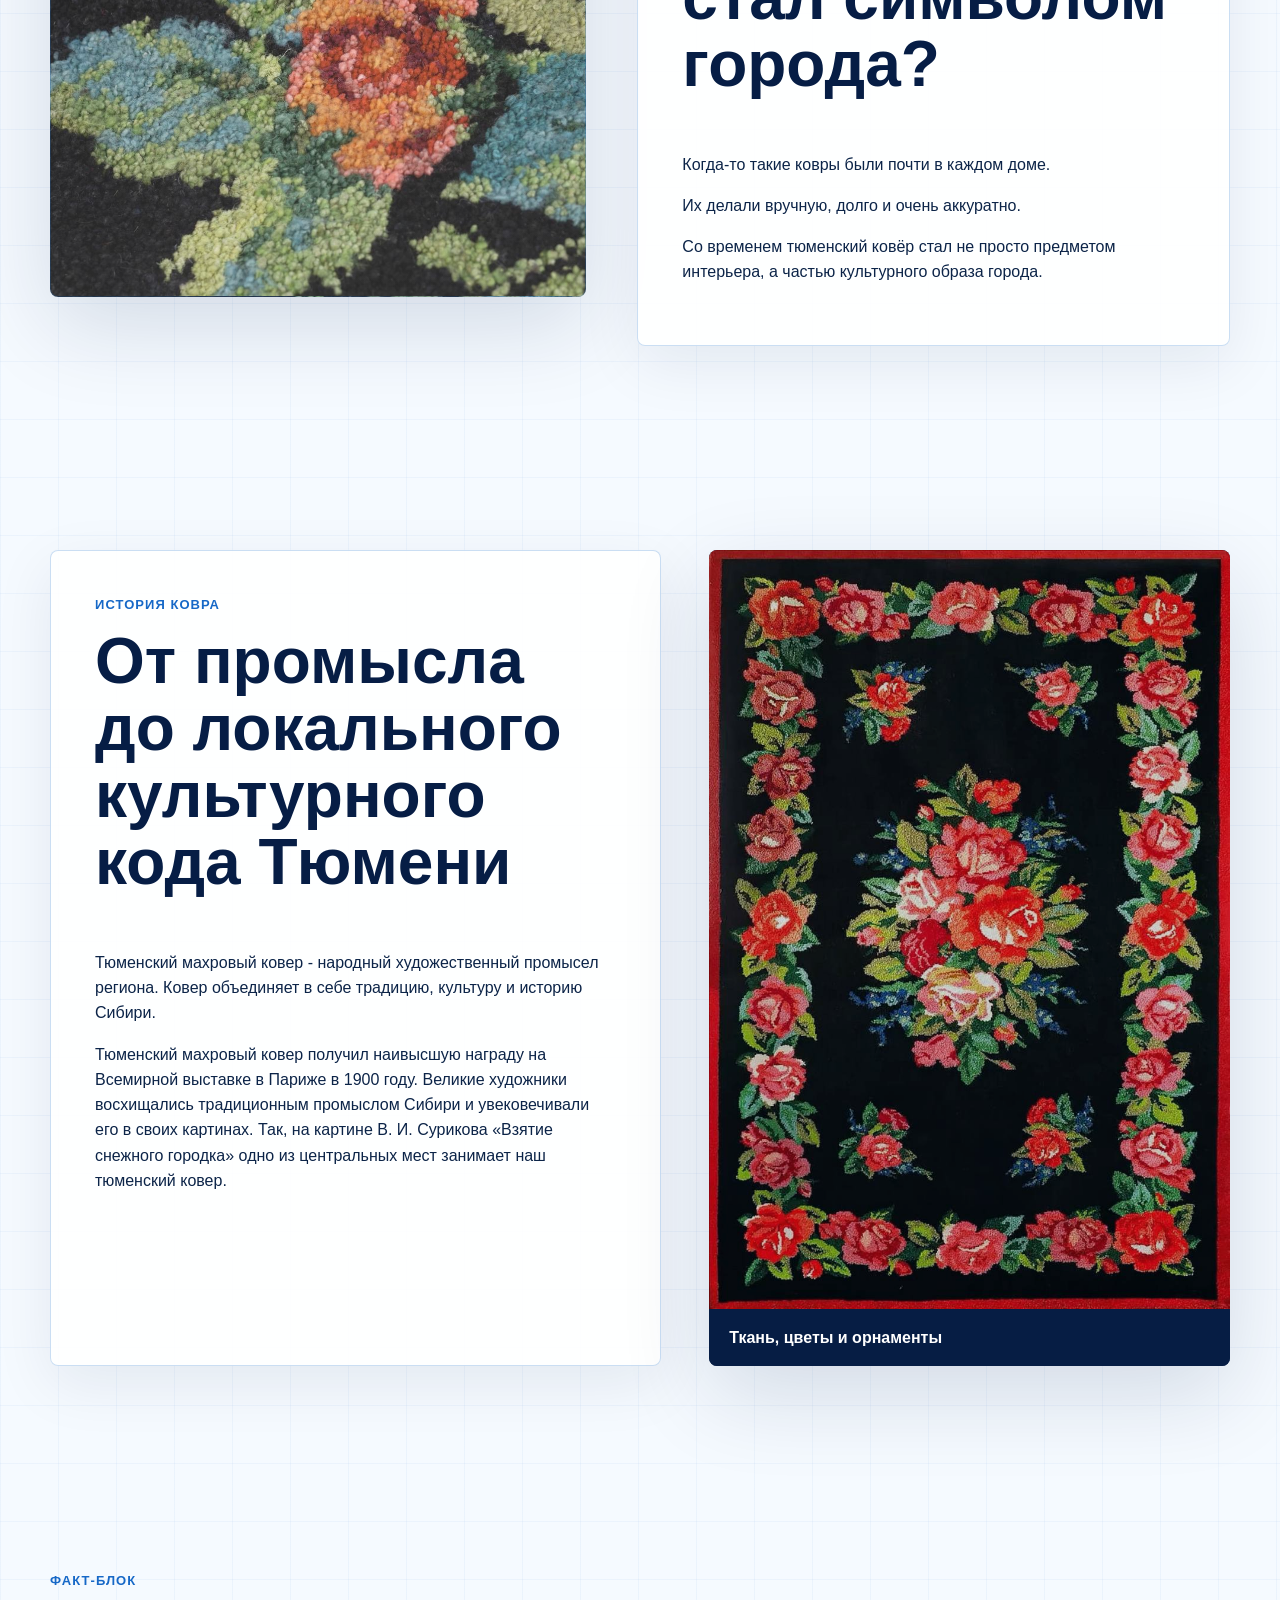
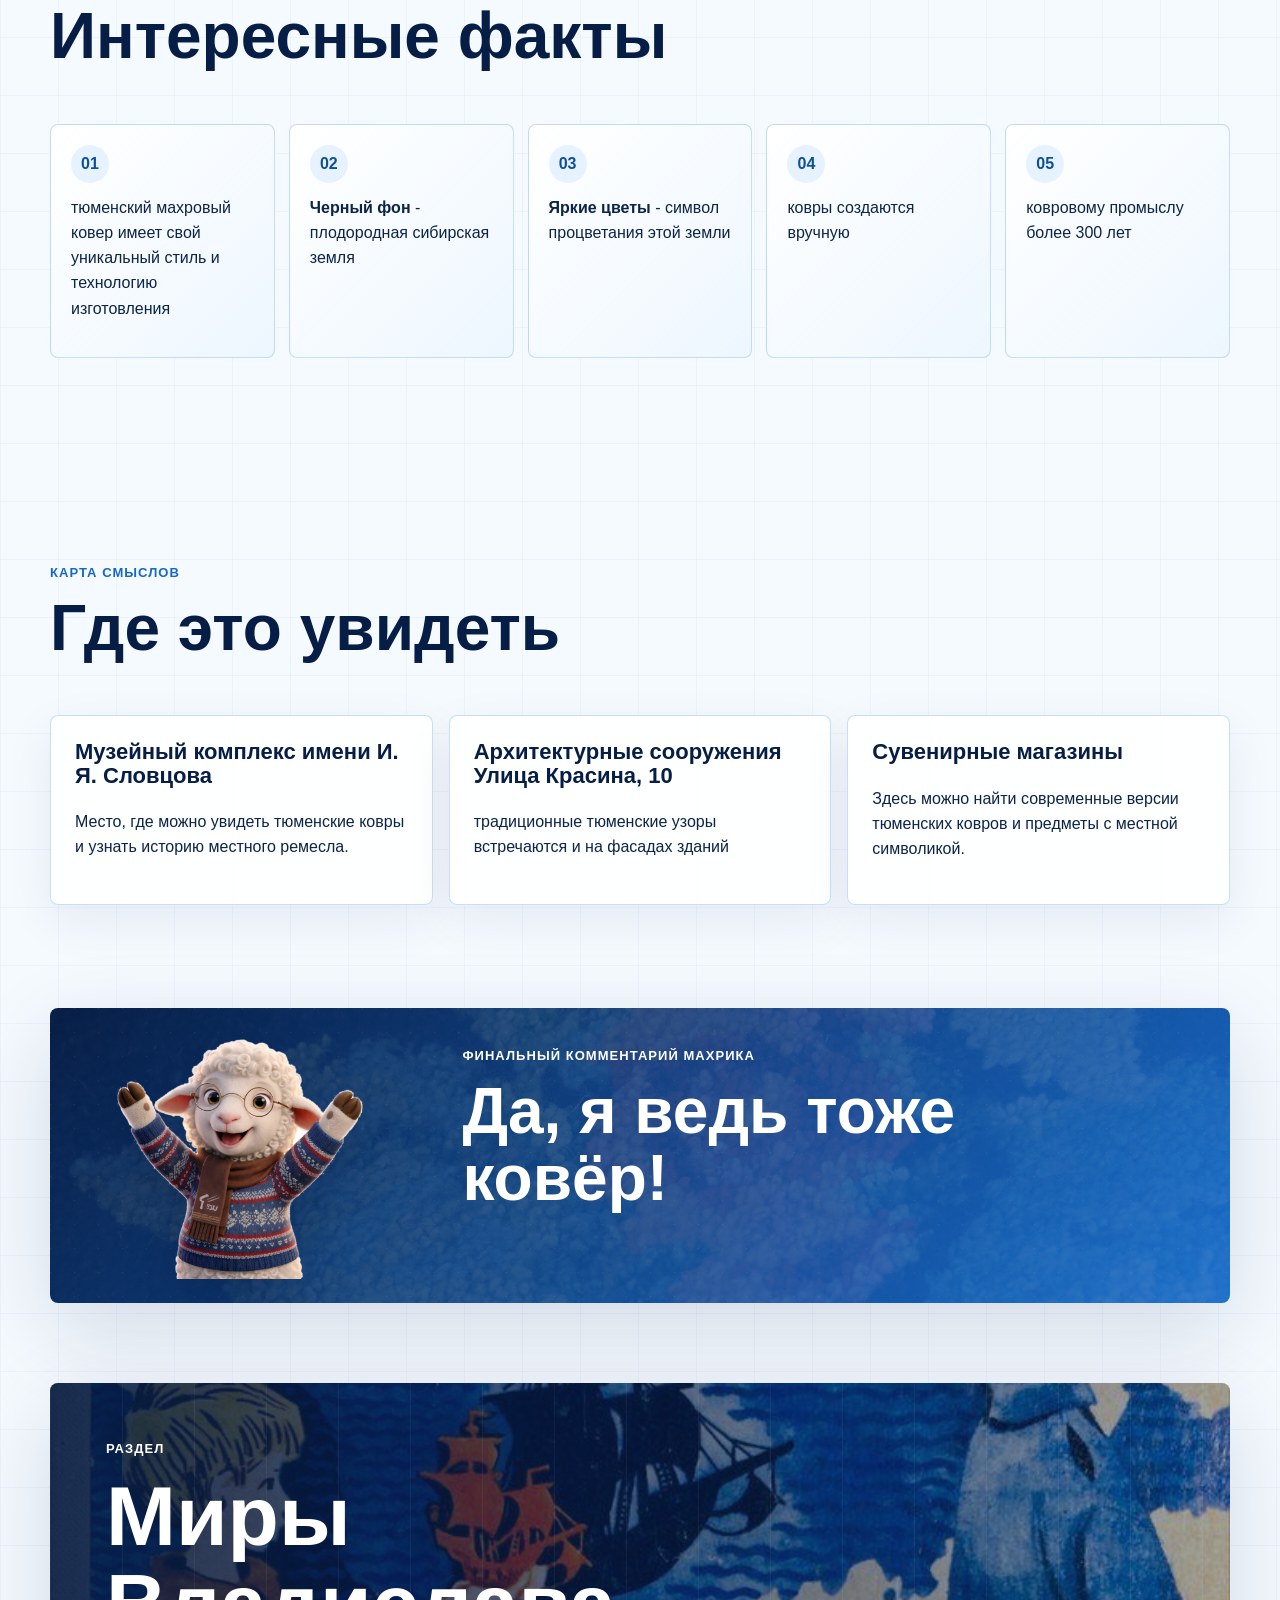
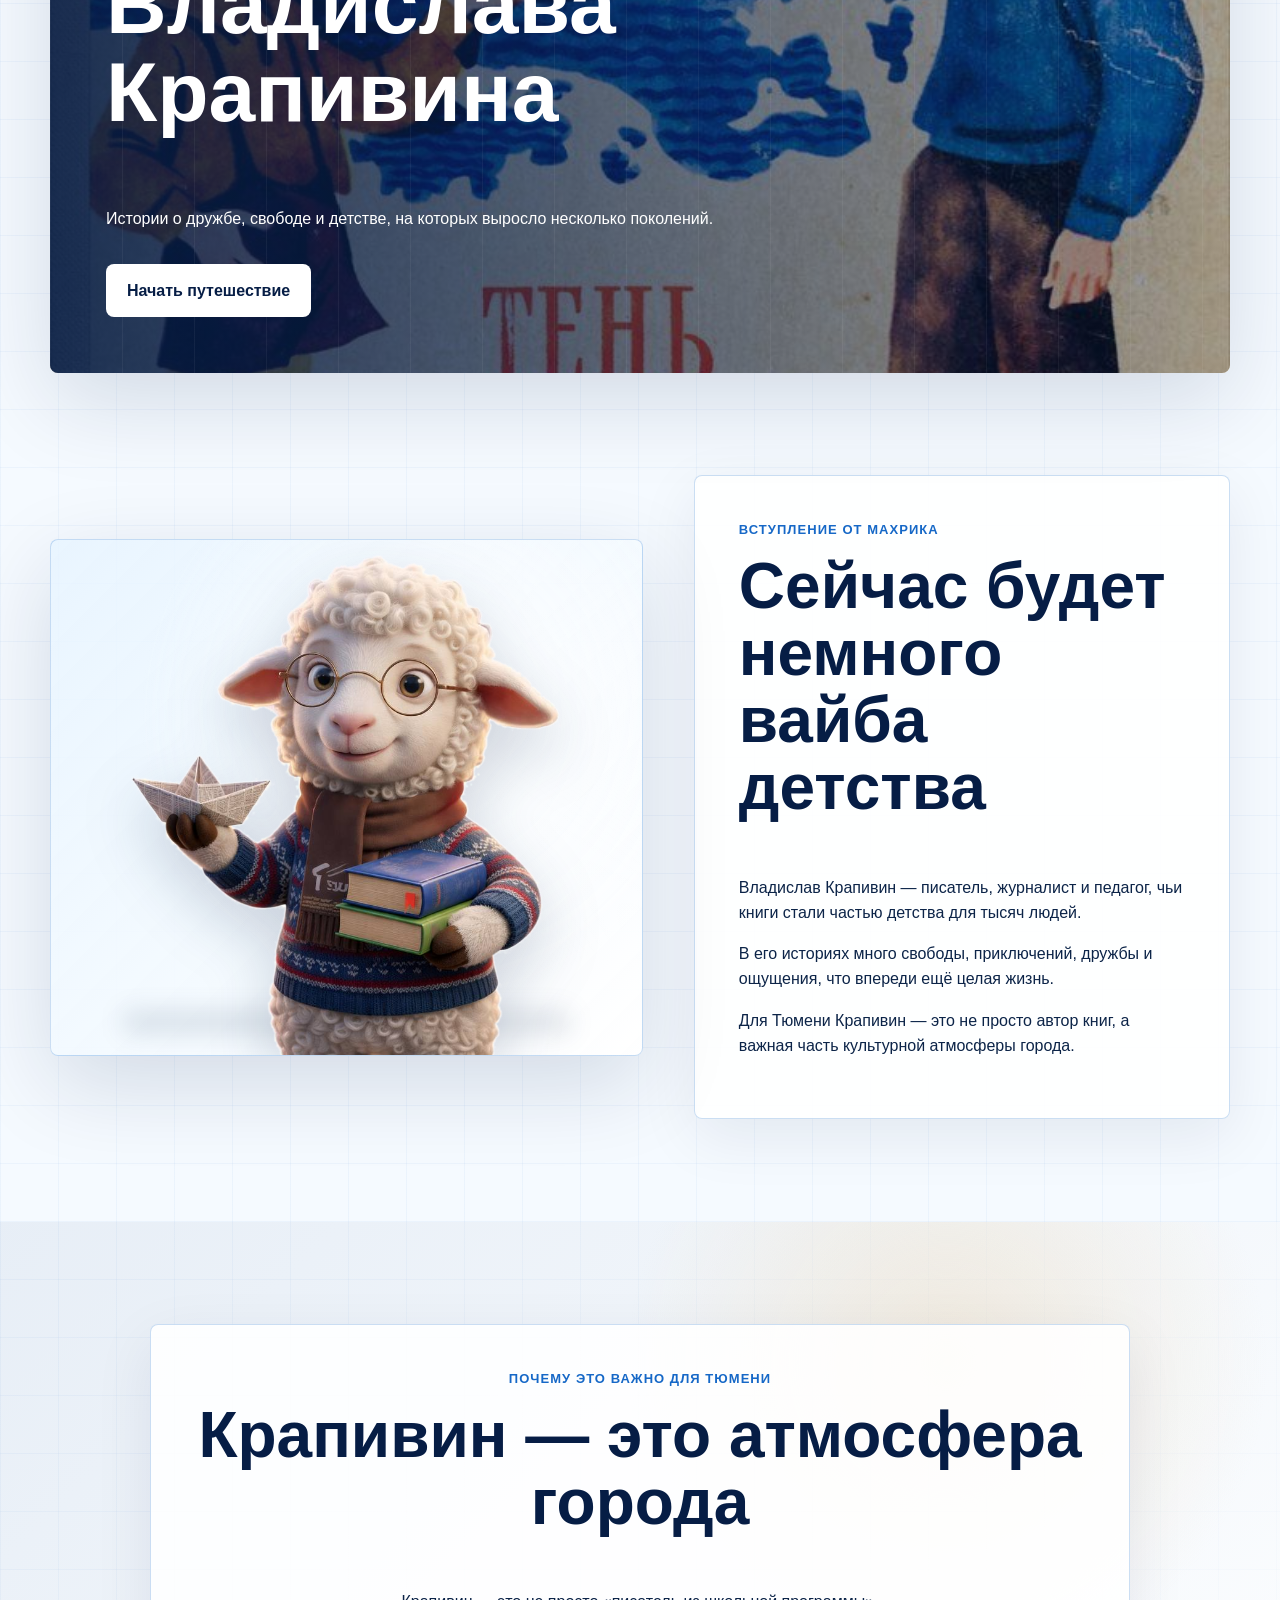
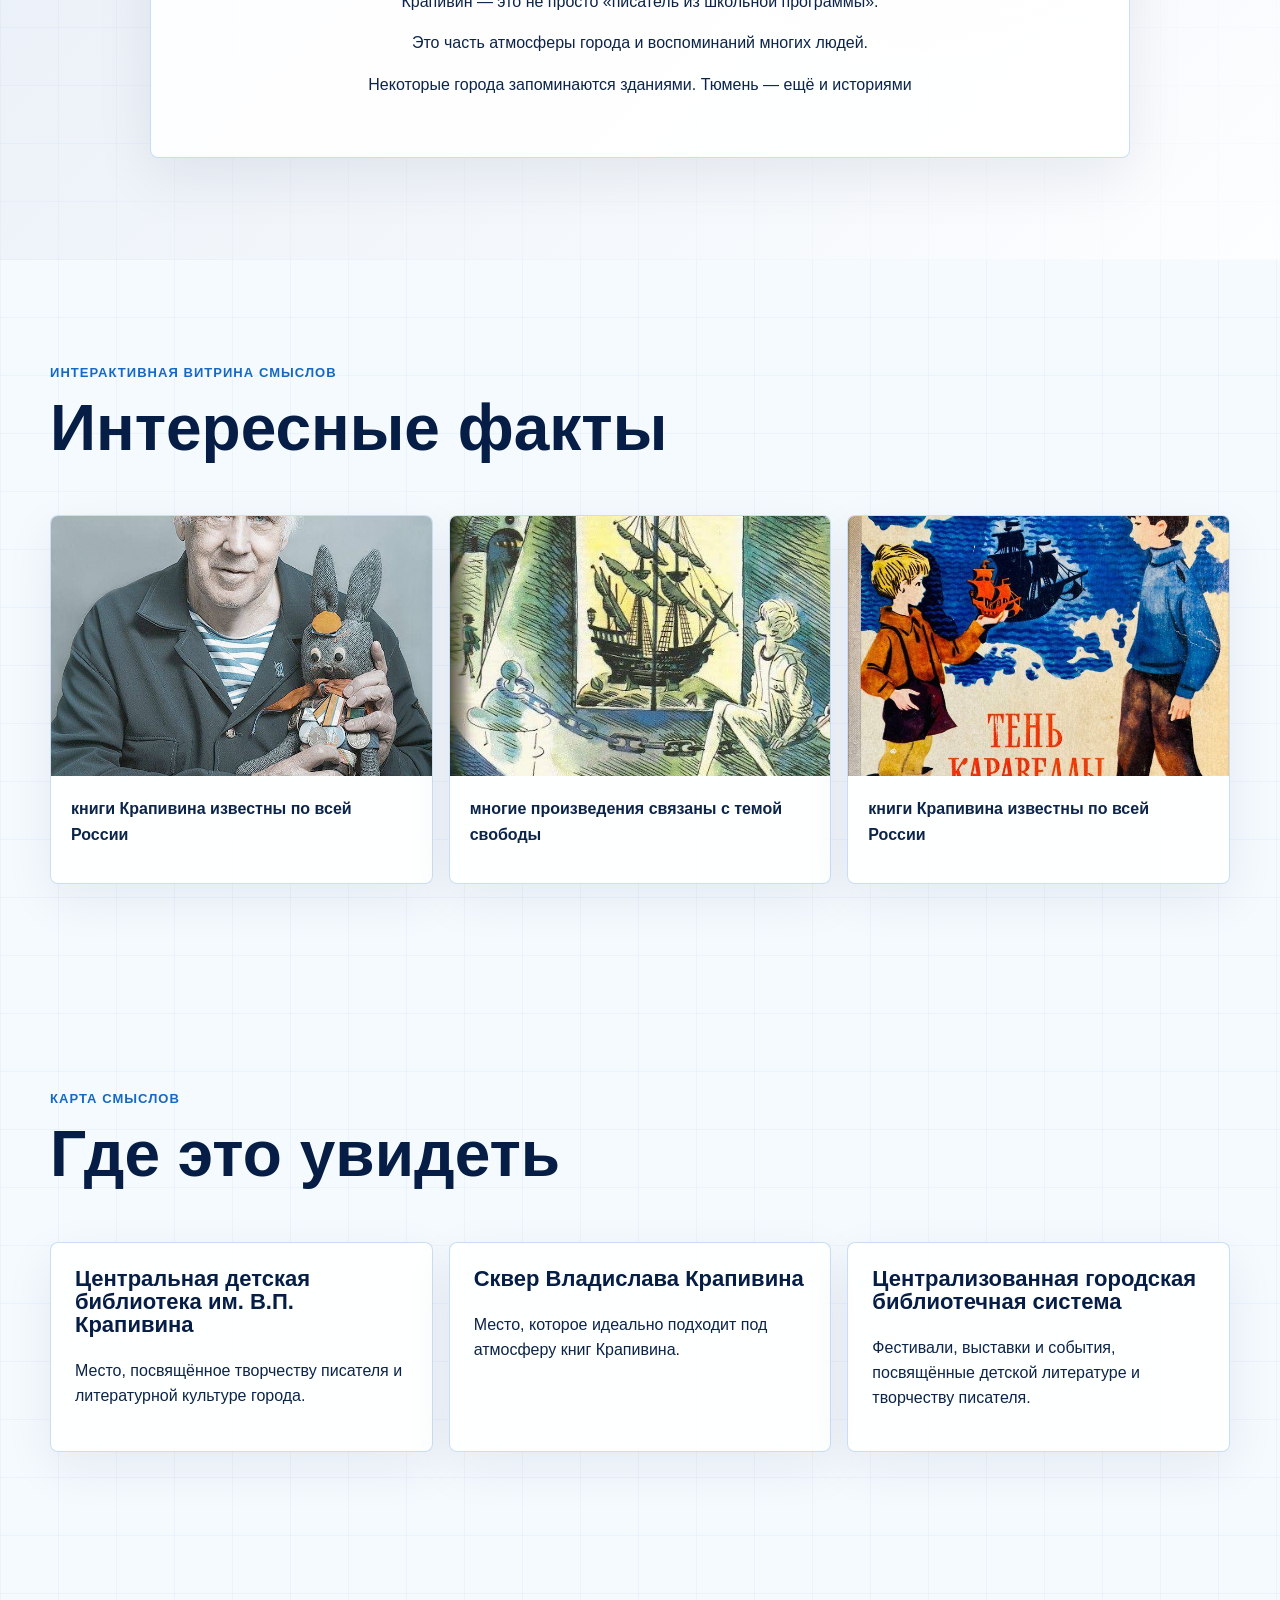
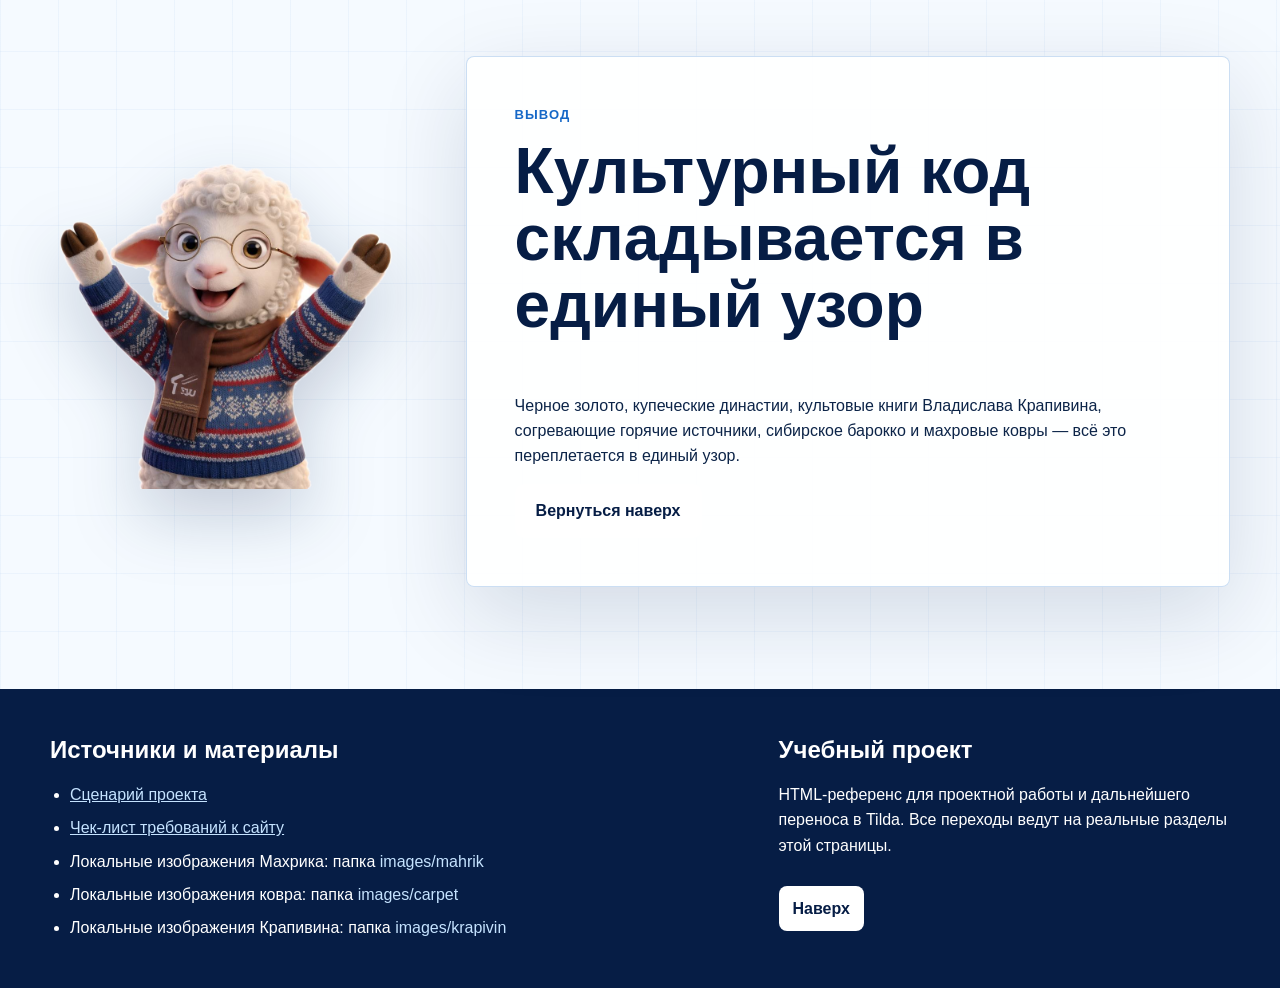
<file: new-reference/index.html>
<!doctype html>
<html lang="ru">
  <head>
    <meta charset="UTF-8" />
    <meta name="viewport" content="width=device-width, initial-scale=1.0" />
    <title>Культурный код Тюмени</title>
    <meta
      name="description"
      content="HTML-референс сайта о культурном коде Тюмени с Махриком в роли гида."
    />
    <link rel="stylesheet" href="styles.css" />
  </head>
  <body>
    <div class="progress" aria-hidden="true"><span class="progress__bar"></span></div>

    <header class="site-header" id="top">
      <a class="brand" href="#hero" aria-label="К началу страницы">
        <span class="brand__mark">ТМН</span>
        <span>Культурный код</span>
      </a>
      <nav class="main-nav" aria-label="Основная навигация">
        <a href="#mahrik">Махрик</a>
        <a href="#manifest">О проекте</a>
        <a href="#showcase">Смыслы</a>
        <a href="#carpet">Ковёр</a>
        <a href="#krapivin">Крапивин</a>
        <a href="#sources">Источники</a>
      </nav>
    </header>

    <main>
      <section class="hero" id="hero" aria-labelledby="hero-title">
        <div class="hero__image" aria-hidden="true"></div>
        <div class="hero__overlay" aria-hidden="true"></div>
        <div class="hero__inner">
          <p class="eyebrow">Маршрут по символам города</p>
          <h1 id="hero-title">Культурный код Тюмени</h1>
          <p>
            Вместе с нашим пушистым хранителем Махриком мы расшифруем для тебя смыслы
            города. Ты узнаешь, почему сибирские ковры покорили Париж, где искать настоящую
            нефть в историческом центре и как сибирское барокко стало круче любого
            современного арта!
          </p>
          <a class="button button--red" href="#mahrik">Познакомиться с Махриком</a>
        </div>
      </section>

      <section class="guide-intro section-pad" id="mahrik" aria-labelledby="mahrik-title">
        <div class="guide-intro__media">
          <img
            src="assets/mahrik/mahrik-happy-cutout.png"
            alt="Махрик, пушистый гид по Тюмени"
          />
        </div>
        <div class="guide-intro__text">
          <p class="eyebrow">Знакомство с гидом</p>
          <h2 id="mahrik-title">Привет, я Махрик!</h2>
          <p class="lead">Воплощение тюменского ковра, хранитель тепла и друг каждого студента.</p>
          <p>
            Я родился на старинной ферме под Тюменью, где из поколения в поколение выращивали
            овечек с самой мягкой шерстью для местных мануфактур. Мой прадедушка очень
            гордился тем, что его шерсть попала на ковер, который в 1900 году отправился на
            Всемирную выставку в Париж и взял там Гран-при!
          </p>
          <p>
            Сам я всегда был слишком любознательным для обычного барашка. Вместо того чтобы
            просто щипать траву, я часами слушал истории старых мастеров о сибирском барокко,
            уникальной тюменской резьбе и о том, как наш город стал «Вратами Сибири».
          </p>
          <p>
            Когда я подрос, то понял: моё предназначение — не просто согревать, а делиться
            знаниями о родном крае. Поэтому я перебрался в Тюмень и поступил в ТюмГУ, чтобы
            помогать таким же новичкам, как я сам, быстрее адаптироваться и почувствовать себя
            здесь как дома.
          </p>
        </div>
      </section>

      <section class="manifest section-pad" id="manifest" aria-labelledby="manifest-title">
        <div class="manifest__inner">
          <p class="eyebrow">Манифест проекта</p>
          <h2 id="manifest-title">О тюменском культурном коде</h2>
          <p>
            Тюмень — это не только учебные пары, зачеты в общежитиях и прогулки по
            набережной. У нашего города есть глубокий, сильный характер, который не всегда
            заметен с первого взгляда.
          </p>
          <p>
            Черное золото, купеческие династии, культовые книги Владислава Крапивина,
            согревающие горячие источники, сибирское барокко и махровые ковры — всё это
            переплетается в единый узор. Именно эти смыслы делают Тюмень особенной. Давай
            разберем их вместе.
          </p>
        </div>
      </section>

      <section class="showcase section-pad" id="showcase" aria-labelledby="showcase-title">
        <div class="section-heading">
          <p class="eyebrow">Интерактивная витрина смыслов</p>
          <h2 id="showcase-title">6 ключевых тем</h2>
        </div>

        <div class="meaning-grid" aria-label="Темы культурного кода">
          <article class="meaning-card meaning-card--carpet">
            <div class="meaning-card__visual" aria-hidden="true"></div>
            <h3>Махровый ковер</h3>
            <p>
              Как сибирское ремесло согревало путешественников на тракте и завоевало признание
              искушенных парижан.
            </p>
            <a href="#carpet">Читать историю</a>
          </article>

          <article class="meaning-card meaning-card--oil">
            <div class="meaning-card__visual" aria-hidden="true"></div>
            <h3>Нефтяное сердце</h3>
            <p>
              История великих открытий XX века: как Тюмень превратилась из «столицы деревень» в
              главный нефтегазовый центр страны.
            </p>
            <a href="#meaning-oil">Узнать больше</a>
          </article>

          <article class="meaning-card meaning-card--merchants">
            <div class="meaning-card__visual" aria-hidden="true"></div>
            <h3>Тюменское купечество</h3>
            <p>
              О сибирских меценатах, которые строили театры, школы и больницы, закладывая
              фундамент будущего города.
            </p>
            <a href="#meaning-merchants">Узнать больше</a>
          </article>

          <article class="meaning-card meaning-card--window">
            <div class="meaning-card__visual" aria-hidden="true"></div>
            <h3>Уникальные наличники</h3>
            <p>
              Секреты деревянного зодчества и сибирского барокко. Читаем символы на фасадах
              старинных домов.
            </p>
            <a href="#meaning-window">Узнать больше</a>
          </article>

          <article class="meaning-card meaning-card--springs">
            <div class="meaning-card__visual" aria-hidden="true"></div>
            <h3>Горячие источники</h3>
            <p>
              Подземные термальные моря Тюмени — геологический феномен, ставший главной
              визитной карточкой региона.
            </p>
            <a href="#meaning-springs">Узнать больше</a>
          </article>

          <article class="meaning-card meaning-card--krapivin">
            <div class="meaning-card__visual" aria-hidden="true"></div>
            <h3>Миры Владислава Крапивина</h3>
            <p>
              Символы детства, зовущие барабаны, старая Тюмень и летящие парусники в творчестве
              легендарного писателя.
            </p>
            <a href="#krapivin">Читать историю</a>
          </article>
        </div>
      </section>

      <section class="mini-meanings" id="compact-meanings" aria-label="Короткие тезисы витрины">
        <div class="mini-meanings__grid">
          <article id="meaning-oil">
            <span>01</span>
            <h3>Нефтяное сердце</h3>
            <p>
              История великих открытий XX века: как Тюмень превратилась из «столицы деревень» в
              главный нефтегазовый центр страны.
            </p>
          </article>
          <article id="meaning-merchants">
            <span>02</span>
            <h3>Тюменское купечество</h3>
            <p>
              О сибирских меценатах, которые строили театры, школы и больницы, закладывая
              фундамент будущего города.
            </p>
          </article>
          <article id="meaning-window">
            <span>03</span>
            <h3>Уникальные наличники</h3>
            <p>
              Секреты деревянного зодчества и сибирского барокко. Читаем символы на фасадах
              старинных домов.
            </p>
          </article>
          <article id="meaning-springs">
            <span>04</span>
            <h3>Горячие источники</h3>
            <p>
              Подземные термальные моря Тюмени — геологический феномен, ставший главной
              визитной карточкой региона.
            </p>
          </article>
        </div>
      </section>

      <section class="topic-hero topic-hero--carpet" id="carpet" aria-labelledby="carpet-title">
        <div>
          <p class="eyebrow">Раздел</p>
          <h2 id="carpet-title">Тюменский махровый ковер</h2>
          <a class="button" href="#carpet-intro">Узнать историю</a>
        </div>
      </section>

      <section class="split-block section-pad" id="carpet-intro">
        <div class="split-block__image split-block__image--carpet" aria-hidden="true"></div>
        <div class="split-block__content">
          <p class="eyebrow">Вступление от Махрика</p>
          <h2>Почему ковёр стал символом города?</h2>
          <p>Когда-то такие ковры были почти в каждом доме.</p>
          <p>Их делали вручную, долго и очень аккуратно.</p>
          <p>
            Со временем тюменский ковёр стал не просто предметом интерьера, а частью культурного
            образа города.
          </p>
        </div>
      </section>

      <section class="story-block section-pad" aria-labelledby="carpet-history-title">
        <div class="story-block__text">
          <p class="eyebrow">История ковра</p>
          <h2 id="carpet-history-title">От промысла до локального культурного кода Тюмени</h2>
          <p>
            Тюменский махровый ковер - народный художественный промысел региона. Ковер
            объединяет в себе традицию, культуру и историю Сибири.
          </p>
          <p>
            Тюменский махровый ковер получил наивысшую награду на Всемирной выставке в Париже в
            1900 году. Великие художники восхищались традиционным промыслом Сибири и
            увековечивали его в своих картинах. Так, на картине В. И. Сурикова «Взятие снежного
            городка» одно из центральных мест занимает наш тюменский ковер.
          </p>
        </div>
        <div class="story-block__media">
          <img src="assets/carpet/carpet-full-2.jpg" alt="Тюменский махровый ковёр" />
          <span>Ткань, цветы и орнаменты</span>
        </div>
      </section>

      <section class="facts section-pad" aria-labelledby="carpet-facts-title">
        <div class="section-heading">
          <p class="eyebrow">Факт-блок</p>
          <h2 id="carpet-facts-title">Интересные факты</h2>
        </div>
        <div class="fact-grid fact-grid--carpet">
          <article>
            <span>01</span>
            <p>тюменский махровый ковер имеет свой уникальный стиль и технологию изготовления</p>
          </article>
          <article>
            <span>02</span>
            <p><strong>Черный фон</strong> - плодородная сибирская земля</p>
          </article>
          <article>
            <span>03</span>
            <p><strong>Яркие цветы</strong> - символ процветания этой земли</p>
          </article>
          <article>
            <span>04</span>
            <p>ковры создаются вручную</p>
          </article>
          <article>
            <span>05</span>
            <p>ковровому промыслу более 300 лет</p>
          </article>
        </div>
      </section>

      <section class="places section-pad" aria-labelledby="carpet-places-title">
        <div class="section-heading">
          <p class="eyebrow">Карта смыслов</p>
          <h2 id="carpet-places-title">Где это увидеть</h2>
        </div>
        <div class="place-grid">
          <article>
            <h3>Музейный комплекс имени И. Я. Словцова</h3>
            <p>Место, где можно увидеть тюменские ковры и узнать историю местного ремесла.</p>
          </article>
          <article>
            <h3>Архитектурные сооружения Улица Красина, 10</h3>
            <p>традиционные тюменские узоры встречаются и на фасадах зданий</p>
          </article>
          <article>
            <h3>Сувенирные магазины</h3>
            <p>Здесь можно найти современные версии тюменских ковров и предметы с местной символикой.</p>
          </article>
        </div>
      </section>

      <section class="mahrik-comment mahrik-comment--carpet">
        <img src="assets/mahrik/mahrik-happy-cutout.png" alt="" />
        <div>
          <p class="eyebrow">Финальный комментарий Махрика</p>
          <h2>Да, я ведь тоже ковёр!</h2>
        </div>
      </section>

      <section class="topic-hero topic-hero--krapivin" id="krapivin" aria-labelledby="krapivin-title">
        <div>
          <p class="eyebrow">Раздел</p>
          <h2 id="krapivin-title">Миры Владислава Крапивина</h2>
          <p>Истории о дружбе, свободе и детстве, на которых выросло несколько поколений.</p>
          <a class="button" href="#krapivin-intro">Начать путешествие</a>
        </div>
      </section>

      <section class="split-block split-block--reverse section-pad" id="krapivin-intro">
        <div class="split-block__image split-block__image--mahrik-book">
          <img
            src="assets/mahrik/mahrik-books-boat-cutout.png"
            alt="Махрик с книгой и бумажным корабликом"
          />
        </div>
        <div class="split-block__content">
          <p class="eyebrow">Вступление от Махрика</p>
          <h2>Сейчас будет немного вайба детства</h2>
          <p>
            Владислав Крапивин — писатель, журналист и педагог, чьи книги стали частью детства
            для тысяч людей.
          </p>
          <p>
            В его историях много свободы, приключений, дружбы и ощущения, что впереди ещё целая
            жизнь.
          </p>
          <p>
            Для Тюмени Крапивин — это не просто автор книг, а важная часть культурной атмосферы
            города.
          </p>
        </div>
      </section>

      <section class="atmosphere section-pad" aria-labelledby="atmosphere-title">
        <div>
          <p class="eyebrow">Почему это важно для Тюмени</p>
          <h2 id="atmosphere-title">Крапивин — это атмосфера города</h2>
          <p>Крапивин — это не просто «писатель из школьной программы».</p>
          <p>Это часть атмосферы города и воспоминаний многих людей.</p>
          <p>Некоторые города запоминаются зданиями. Тюмень — ещё и историями</p>
        </div>
      </section>

      <section class="facts section-pad" aria-labelledby="krapivin-facts-title">
        <div class="section-heading">
          <p class="eyebrow">Интерактивная витрина смыслов</p>
          <h2 id="krapivin-facts-title">Интересные факты</h2>
        </div>
        <div class="book-facts">
          <article>
            <img src="assets/krapivin/krapivin-portrait.jpg" alt="Владислав Крапивин" />
            <p>книги Крапивина известны по всей России</p>
          </article>
          <article>
            <img src="assets/krapivin/ship-illustration.jpg" alt="Иллюстрация с кораблём" />
            <p>многие произведения связаны с темой свободы</p>
          </article>
          <article>
            <img src="assets/krapivin/shadow-caravel-cover.jpg" alt="Обложка книги" />
            <p>книги Крапивина известны по всей России</p>
          </article>
        </div>
      </section>

      <section class="places places--krapivin section-pad" aria-labelledby="krapivin-places-title">
        <div class="section-heading">
          <p class="eyebrow">Карта смыслов</p>
          <h2 id="krapivin-places-title">Где это увидеть</h2>
        </div>
        <div class="place-grid">
          <article>
            <h3>Центральная детская библиотека им. В.П. Крапивина</h3>
            <p>Место, посвящённое творчеству писателя и литературной культуре города.</p>
          </article>
          <article>
            <h3>Сквер Владислава Крапивина</h3>
            <p>Место, которое идеально подходит под атмосферу книг Крапивина.</p>
          </article>
          <article>
            <h3>Централизованная городская библиотечная система</h3>
            <p>
              Фестивали, выставки и события, посвящённые детской литературе и творчеству писателя.
            </p>
          </article>
        </div>
      </section>

      <section class="finish section-pad" aria-labelledby="finish-title">
        <img src="assets/mahrik/mahrik-happy-cutout.png" alt="" />
        <div>
          <p class="eyebrow">Вывод</p>
          <h2 id="finish-title">Культурный код складывается в единый узор</h2>
          <p>
            Черное золото, купеческие династии, культовые книги Владислава Крапивина,
            согревающие горячие источники, сибирское барокко и махровые ковры — всё это
            переплетается в единый узор.
          </p>
          <a class="button" href="#hero">Вернуться наверх</a>
        </div>
      </section>
    </main>

    <footer class="footer" id="sources">
      <div>
        <h2>Источники и материалы</h2>
        <ul>
          <li><a href="docs/new-scenario.md">Сценарий проекта</a></li>
          <li><a href="docs/site-checklist.docx">Чек-лист требований к сайту</a></li>
          <li>Локальные изображения Махрика: папка <span>images/mahrik</span></li>
          <li>Локальные изображения ковра: папка <span>images/carpet</span></li>
          <li>Локальные изображения Крапивина: папка <span>images/krapivin</span></li>
        </ul>
      </div>
      <div>
        <h2>Учебный проект</h2>
        <p>
          HTML-референс для проектной работы и дальнейшего переноса в Tilda. Все переходы ведут
          на реальные разделы этой страницы.
        </p>
        <a class="footer__top" href="#hero">Наверх</a>
      </div>
    </footer>

    <script src="script.js"></script>
  </body>
</html>
</file>
<file: styles.css>
:root {
  --blue-950: #08214a;
  --blue-900: #0b2f68;
  --blue-800: #104486;
  --blue-700: #1559a8;
  --blue-600: #1e73d8;
  --blue-100: #e8f3ff;
  --blue-75: #f3f8ff;
  --blue-50: #f8fbff;
  --line: rgba(21, 89, 168, 0.16);
  --line-strong: rgba(21, 89, 168, 0.34);
  --text: #10233f;
  --muted: #5f718d;
  --white: #ffffff;
  --shadow: 0 24px 70px rgba(8, 33, 74, 0.14);
  --shadow-strong: 0 34px 100px rgba(8, 33, 74, 0.2);
  --radius: 8px;
}

* {
  box-sizing: border-box;
}

html {
  scroll-behavior: smooth;
}

body {
  margin: 0;
  color: var(--text);
  background:
    linear-gradient(180deg, rgba(232, 243, 255, 0.96), rgba(255, 255, 255, 0.92) 28rem),
    radial-gradient(circle at 12% 5%, rgba(30, 115, 216, 0.14), transparent 20rem),
    linear-gradient(90deg, rgba(21, 89, 168, 0.05) 1px, transparent 1px),
    linear-gradient(0deg, rgba(21, 89, 168, 0.04) 1px, transparent 1px),
    var(--white);
  background-size: auto, auto, 56px 56px, 56px 56px, auto;
  font-family:
    Inter, "Segoe UI", system-ui, -apple-system, BlinkMacSystemFont, Arial, sans-serif;
  line-height: 1.55;
}

a {
  color: inherit;
}

img {
  display: block;
  max-width: 100%;
}

.progress {
  position: fixed;
  inset: 0 0 auto;
  z-index: 50;
  height: 4px;
  background: rgba(255, 255, 255, 0.68);
}

.progress__bar {
  display: block;
  width: 0;
  height: 100%;
  background: linear-gradient(90deg, var(--blue-600), var(--blue-900));
}

.topbar {
  position: sticky;
  top: 0;
  z-index: 40;
  display: flex;
  align-items: center;
  justify-content: space-between;
  gap: 24px;
  padding: 14px clamp(18px, 4vw, 56px);
  border-bottom: 1px solid rgba(255, 255, 255, 0.7);
  background: rgba(255, 255, 255, 0.84);
  backdrop-filter: blur(18px);
}

.brand {
  display: inline-flex;
  align-items: center;
  gap: 10px;
  color: var(--blue-950);
  font-weight: 800;
  text-decoration: none;
  white-space: nowrap;
}

.brand__mark {
  display: grid;
  width: 38px;
  height: 38px;
  place-items: center;
  border-radius: var(--radius);
  color: var(--white);
  background: var(--blue-800);
  font-size: 12px;
  letter-spacing: 0;
}

.topnav {
  display: flex;
  gap: 6px;
  overflow-x: auto;
  scrollbar-width: none;
}

.topnav::-webkit-scrollbar {
  display: none;
}

.topnav a {
  flex: 0 0 auto;
  padding: 9px 12px;
  border-radius: 999px;
  color: var(--blue-900);
  font-size: 14px;
  font-weight: 700;
  text-decoration: none;
}

.topnav a:hover,
.topnav a.is-active {
  background: var(--blue-100);
}

.hero {
  position: relative;
  min-height: min(760px, calc(100vh - 68px));
  display: grid;
  align-items: end;
  overflow: hidden;
  border-bottom: 1px solid var(--line);
  background: var(--blue-950);
}

.hero__media {
  position: absolute;
  inset: 0;
}

.hero__media::after {
  content: "";
  position: absolute;
  inset: 0;
  background:
    linear-gradient(90deg, rgba(8, 33, 74, 0.92) 0%, rgba(8, 33, 74, 0.68) 42%, rgba(8, 33, 74, 0.18) 100%),
    repeating-linear-gradient(90deg, rgba(255, 255, 255, 0.05) 0 1px, transparent 1px 96px),
    linear-gradient(0deg, rgba(8, 33, 74, 0.8), rgba(8, 33, 74, 0.05) 58%);
}

.hero__media img {
  width: 100%;
  height: 100%;
  object-fit: cover;
}

.hero__content {
  position: relative;
  z-index: 1;
  width: min(760px, calc(100% - 36px));
  margin: 0 auto;
  padding: 84px 0 72px;
  color: var(--white);
}

.eyebrow,
.label {
  margin: 0 0 10px;
  color: var(--blue-700);
  font-size: 13px;
  font-weight: 800;
  letter-spacing: 0.08em;
  text-transform: uppercase;
}

.hero .eyebrow {
  color: #bcdcff;
}

h1,
h2,
h3 {
  margin: 0;
  color: var(--blue-950);
  line-height: 1.05;
  letter-spacing: 0;
}

.hero h1 {
  color: var(--white);
  font-size: clamp(44px, 8vw, 96px);
  max-width: 760px;
}

.hero__lead {
  max-width: 650px;
  margin: 22px 0 0;
  color: rgba(255, 255, 255, 0.88);
  font-size: clamp(18px, 2.3vw, 24px);
}

.hero__actions {
  display: flex;
  flex-wrap: wrap;
  gap: 12px;
  margin-top: 30px;
}

.hero-route {
  display: grid;
  grid-template-columns: repeat(7, minmax(88px, 1fr));
  gap: 8px;
  max-width: 950px;
  margin-top: 30px;
}

.hero-route span {
  display: inline-flex;
  min-height: 44px;
  align-items: center;
  justify-content: center;
  padding: 9px 10px;
  border: 1px solid rgba(255, 255, 255, 0.2);
  border-radius: var(--radius);
  color: rgba(255, 255, 255, 0.86);
  background: rgba(255, 255, 255, 0.1);
  backdrop-filter: blur(8px);
  font-size: 12px;
  font-weight: 850;
  text-align: center;
}

.button {
  display: inline-flex;
  min-height: 46px;
  align-items: center;
  justify-content: center;
  padding: 12px 18px;
  border: 1px solid rgba(255, 255, 255, 0.3);
  border-radius: var(--radius);
  font-weight: 800;
  text-decoration: none;
}

.button--primary {
  color: var(--blue-950);
  background: var(--white);
}

.button--ghost {
  color: var(--white);
  background: rgba(255, 255, 255, 0.12);
}

.intro-band,
.sections {
  width: min(1180px, calc(100% - 36px));
  margin: 0 auto;
}

.intro-band {
  padding: 52px 0 12px;
  scroll-margin-top: 96px;
}

.guide-card {
  display: grid;
  grid-template-columns: 86px 1fr;
  gap: 18px;
  align-items: center;
  padding: 18px;
  border: 1px solid var(--line);
  border-radius: var(--radius);
  background: rgba(255, 255, 255, 0.92);
  box-shadow: var(--shadow);
}

.guide-card--wide {
  grid-template-columns: clamp(170px, 18vw, 230px) minmax(0, 1fr);
  gap: clamp(18px, 3vw, 34px);
  min-height: 230px;
  align-items: center;
  padding: clamp(14px, 2.4vw, 24px) clamp(20px, 3.4vw, 38px);
}

.guide-card--wide img {
  justify-self: center;
  width: clamp(150px, 16vw, 210px);
  height: clamp(172px, 18vw, 224px);
  filter: drop-shadow(0 18px 22px rgba(8, 33, 74, 0.16));
}

.guide-card img {
  width: 100%;
  aspect-ratio: 1 / 1;
  object-fit: contain;
  object-position: center bottom;
}

.guide-card p {
  margin: 8px 0 0;
}

.guide-card h2 {
  font-size: clamp(26px, 4vw, 46px);
}

.guide-card--wide h2 {
  max-width: 780px;
}

.guide-card--wide p:not(.label) {
  max-width: 900px;
}

.route-widget {
  position: fixed;
  right: 20px;
  bottom: 20px;
  z-index: 35;
  display: grid;
  grid-template-columns: 76px 1fr;
  gap: 14px;
  align-items: center;
  width: min(320px, calc(100vw - 40px));
  padding: 12px;
  border: 1px solid var(--line-strong);
  border-radius: var(--radius);
  background: linear-gradient(135deg, rgba(255, 255, 255, 0.94), rgba(232, 243, 255, 0.9));
  box-shadow: 0 22px 60px rgba(8, 33, 74, 0.2);
  backdrop-filter: blur(16px);
}

.route-widget img {
  width: 76px;
  height: 76px;
  object-fit: contain;
}

.route-widget span {
  display: block;
  color: var(--muted);
  font-size: 12px;
  font-weight: 800;
  text-transform: uppercase;
}

.route-widget strong {
  display: block;
  margin-top: 2px;
  color: var(--blue-950);
  font-size: 16px;
}

.route-widget small {
  display: inline-flex;
  margin-top: 8px;
  padding: 5px 8px;
  border-radius: 999px;
  color: var(--white);
  background: var(--blue-800);
  font-weight: 900;
}

.sections {
  padding: 30px 0 76px;
}

.code-section {
  position: relative;
  display: grid;
  grid-template-columns: minmax(0, 0.9fr) clamp(46px, 5vw, 74px) minmax(0, 1.4fr);
  gap: 0;
  align-items: start;
  padding: clamp(42px, 8vw, 94px) 0;
  border-bottom: 1px solid var(--line);
  scroll-margin-top: 86px;
}

.route-spine {
  grid-column: 2;
  grid-row: 1;
  position: relative;
  min-height: 100%;
}

.route-spine::before {
  content: "";
  position: absolute;
  left: 50%;
  top: 42px;
  bottom: 42px;
  width: 2px;
  border-radius: 999px;
  background: linear-gradient(180deg, transparent, rgba(21, 89, 168, 0.42), transparent);
  transform: translateX(-50%);
}

.route-spine span {
  position: sticky;
  top: 50%;
  display: block;
  width: 12px;
  height: 12px;
  margin: 120px auto 0;
  border: 3px solid var(--white);
  border-radius: 999px;
  background: var(--blue-600);
  box-shadow: 0 0 0 6px rgba(30, 115, 216, 0.12);
}

.section-rail {
  grid-column: 1;
  position: sticky;
  top: 92px;
  align-self: start;
}

.content-stack {
  grid-column: 3;
}

.section-kicker {
  display: inline-flex;
  align-items: center;
  gap: 10px;
  margin-bottom: 18px;
  padding: 7px 13px 7px 7px;
  border: 1px solid var(--line-strong);
  border-radius: 999px;
  color: var(--blue-800);
  background: rgba(255, 255, 255, 0.92);
  box-shadow: 0 16px 46px rgba(8, 33, 74, 0.1);
  font-size: 13px;
  font-weight: 900;
}

.section-kicker span {
  display: inline-grid;
  width: 42px;
  height: 42px;
  place-items: center;
  border-radius: 999px;
  color: var(--white);
  background: linear-gradient(135deg, var(--blue-900), var(--blue-600));
  font-size: 15px;
}

.section-rail h2 {
  font-size: clamp(31px, 5vw, 58px);
}

.section-subtitle {
  margin: 16px 0 0;
  color: var(--muted);
  font-size: 19px;
}

.section-motif {
  position: relative;
  min-height: 250px;
  margin-top: 28px;
  overflow: hidden;
  border: 1px solid var(--line);
  border-radius: var(--radius);
  background:
    linear-gradient(135deg, rgba(255, 255, 255, 0.88), rgba(232, 243, 255, 0.8)),
    linear-gradient(135deg, rgba(21, 89, 168, 0.2), transparent 55%),
    var(--blue-50);
  box-shadow: inset 0 0 80px rgba(21, 89, 168, 0.1);
}

.section-motif::before,
.section-motif::after {
  content: "";
  position: absolute;
  pointer-events: none;
}

.section-motif::before {
  inset: 18px;
  border: 1px solid rgba(21, 89, 168, 0.2);
  border-radius: var(--radius);
}

.section-motif i,
.section-motif b {
  position: absolute;
  display: block;
  pointer-events: none;
}

.motif-label {
  position: absolute;
  left: 20px;
  bottom: 18px;
  z-index: 2;
  max-width: calc(100% - 40px);
  color: var(--blue-950);
  font-size: clamp(24px, 4vw, 44px);
  font-weight: 950;
  line-height: 0.95;
}

.route-industrial {
  background:
    linear-gradient(135deg, rgba(255, 255, 255, 0.86), rgba(232, 243, 255, 0.78)),
    repeating-linear-gradient(90deg, rgba(21, 89, 168, 0.16) 0 2px, transparent 2px 22px);
}

.route-industrial::after {
  left: 42px;
  right: 28px;
  bottom: 58px;
  height: 92px;
  border-left: 5px solid rgba(21, 89, 168, 0.36);
  border-bottom: 5px solid rgba(21, 89, 168, 0.36);
  transform: skewX(-18deg);
}

.route-industrial i {
  right: 52px;
  top: 44px;
  width: 90px;
  height: 150px;
  border: 6px solid rgba(8, 33, 74, 0.34);
  border-bottom: 0;
  transform: skewX(-18deg);
}

.route-industrial b {
  right: 34px;
  top: 82px;
  width: 150px;
  height: 3px;
  background: rgba(21, 89, 168, 0.42);
  box-shadow: 0 34px 0 rgba(21, 89, 168, 0.22), 0 68px 0 rgba(21, 89, 168, 0.18);
}

.route-ornament {
  background:
    radial-gradient(circle at 25% 30%, rgba(21, 89, 168, 0.17) 0 4px, transparent 5px),
    radial-gradient(circle at 75% 30%, rgba(21, 89, 168, 0.17) 0 4px, transparent 5px),
    repeating-linear-gradient(135deg, rgba(21, 89, 168, 0.13) 0 1px, transparent 1px 18px),
    linear-gradient(135deg, #ffffff, #eaf5ff);
}

.route-ornament::after {
  inset: 42px 50px;
  border: 4px double rgba(21, 89, 168, 0.34);
  border-radius: 999px 999px 12px 12px;
}

.route-ornament i {
  right: 36px;
  top: 32px;
  width: 110px;
  height: 160px;
  border: 10px solid rgba(21, 89, 168, 0.18);
  border-radius: 999px 999px 6px 6px;
}

.route-ornament b {
  left: 44px;
  top: 46px;
  width: 108px;
  height: 108px;
  border: 2px solid rgba(21, 89, 168, 0.3);
  border-radius: 50%;
  box-shadow: 34px 34px 0 rgba(21, 89, 168, 0.08);
}

.route-pattern {
  background:
    repeating-linear-gradient(45deg, rgba(21, 89, 168, 0.16) 0 10px, transparent 10px 20px),
    repeating-linear-gradient(-45deg, rgba(30, 115, 216, 0.12) 0 8px, transparent 8px 18px),
    linear-gradient(135deg, #ffffff, #e9f5ff);
}

.route-pattern::after {
  inset: 34px;
  border: 6px solid rgba(21, 89, 168, 0.24);
}

.route-pattern i {
  right: 44px;
  top: 44px;
  width: 120px;
  height: 120px;
  border-radius: 50%;
  background:
    radial-gradient(circle, rgba(21, 89, 168, 0.32) 0 6px, transparent 7px),
    radial-gradient(circle at 35% 35%, rgba(21, 89, 168, 0.16), transparent 55%);
}

.route-pattern b {
  left: 46px;
  top: 54px;
  width: 120px;
  height: 80px;
  border: 2px dashed rgba(21, 89, 168, 0.4);
}

.route-book {
  background:
    linear-gradient(90deg, rgba(21, 89, 168, 0.13) 0 1px, transparent 1px),
    linear-gradient(0deg, rgba(21, 89, 168, 0.08) 0 1px, transparent 1px),
    linear-gradient(135deg, #ffffff, #eaf5ff);
  background-size: 26px 26px, 26px 26px, auto;
}

.route-book::after {
  left: 48px;
  top: 46px;
  width: 190px;
  height: 122px;
  border: 3px solid rgba(21, 89, 168, 0.38);
  border-radius: 5px 18px 18px 5px;
  box-shadow: 18px 12px 0 rgba(21, 89, 168, 0.08);
}

.route-book i {
  left: 144px;
  top: 48px;
  width: 2px;
  height: 116px;
  background: rgba(21, 89, 168, 0.34);
}

.route-book b {
  right: 46px;
  top: 52px;
  width: 106px;
  height: 10px;
  background: rgba(21, 89, 168, 0.2);
  box-shadow: 0 26px 0 rgba(21, 89, 168, 0.16), 0 52px 0 rgba(21, 89, 168, 0.14);
}

.route-water {
  background:
    radial-gradient(ellipse at 30% 78%, rgba(30, 115, 216, 0.2), transparent 38%),
    repeating-radial-gradient(circle at 70% 30%, rgba(21, 89, 168, 0.13) 0 2px, transparent 2px 16px),
    linear-gradient(135deg, #ffffff, #e8f6ff);
}

.route-water::after {
  left: 34px;
  right: 34px;
  bottom: 56px;
  height: 50px;
  border-top: 5px solid rgba(21, 89, 168, 0.32);
  border-radius: 50%;
}

.route-water i,
.route-water b {
  width: 70px;
  height: 120px;
  border-radius: 999px;
  border: 2px solid rgba(21, 89, 168, 0.18);
  border-bottom: 0;
}

.route-water i {
  right: 70px;
  top: 40px;
}

.route-water b {
  right: 130px;
  top: 74px;
}

.route-facade {
  background:
    linear-gradient(135deg, rgba(255, 255, 255, 0.88), rgba(232, 243, 255, 0.78)),
    linear-gradient(135deg, rgba(21, 89, 168, 0.16) 25%, transparent 25%),
    linear-gradient(225deg, rgba(21, 89, 168, 0.1) 25%, transparent 25%);
}

.route-facade::after {
  left: 34px;
  right: 34px;
  bottom: 42px;
  height: 112px;
  border: 4px solid rgba(21, 89, 168, 0.28);
  background:
    linear-gradient(90deg, transparent 0 18%, rgba(21, 89, 168, 0.18) 18% 20%, transparent 20% 48%, rgba(21, 89, 168, 0.18) 48% 50%, transparent 50% 78%, rgba(21, 89, 168, 0.18) 78% 80%, transparent 80%),
    linear-gradient(0deg, transparent 0 52%, rgba(21, 89, 168, 0.18) 52% 56%, transparent 56%);
}

.route-facade i {
  left: 70px;
  top: 48px;
  width: 220px;
  height: 70px;
  clip-path: polygon(50% 0, 100% 100%, 0 100%);
  background: rgba(21, 89, 168, 0.18);
}

.route-facade b {
  right: 52px;
  bottom: 60px;
  width: 44px;
  height: 72px;
  border: 3px solid rgba(21, 89, 168, 0.3);
}

.route-window {
  background:
    repeating-linear-gradient(90deg, rgba(21, 89, 168, 0.14) 0 4px, transparent 4px 18px),
    repeating-linear-gradient(0deg, rgba(21, 89, 168, 0.1) 0 4px, transparent 4px 18px),
    linear-gradient(135deg, #ffffff, #eaf5ff);
}

.route-window::after {
  left: 74px;
  top: 38px;
  width: 150px;
  height: 150px;
  border: 12px double rgba(21, 89, 168, 0.32);
  box-shadow: 0 0 0 16px rgba(21, 89, 168, 0.08);
}

.route-window i {
  left: 154px;
  top: 50px;
  width: 4px;
  height: 126px;
  background: rgba(21, 89, 168, 0.28);
}

.route-window b {
  left: 88px;
  top: 114px;
  width: 124px;
  height: 4px;
  background: rgba(21, 89, 168, 0.28);
}

.content-stack {
  display: grid;
  gap: 16px;
}

.block {
  padding: clamp(18px, 3vw, 28px);
  border: 1px solid var(--line);
  border-radius: var(--radius);
  background: rgba(255, 255, 255, 0.88);
  box-shadow: 0 16px 44px rgba(8, 33, 74, 0.07);
  scroll-margin-top: 96px;
}

.block h3 {
  display: flex;
  align-items: center;
  gap: 10px;
  margin-bottom: 13px;
  font-size: 19px;
}

.block h3 span {
  display: inline-flex;
  min-width: 34px;
  height: 34px;
  align-items: center;
  justify-content: center;
  border-radius: 999px;
  color: var(--blue-800);
  background: var(--blue-100);
  font-size: 12px;
  font-weight: 900;
}

.block p {
  margin: 9px 0 0;
}

.block p:first-of-type {
  margin-top: 0;
}

.takeaway {
  border-color: rgba(21, 89, 168, 0.28);
  color: var(--white);
  background:
    linear-gradient(135deg, rgba(255, 255, 255, 0.08) 0 1px, transparent 1px),
    linear-gradient(135deg, var(--blue-900), var(--blue-700));
  background-size: 18px 18px, auto;
  box-shadow: var(--shadow);
}

.takeaway h3,
.takeaway p {
  color: var(--white);
}

.facts ul,
.why ul,
.places-list {
  display: grid;
  gap: 10px;
  margin: 0;
  padding: 0;
  list-style: none;
}

.facts li,
.why li {
  position: relative;
  padding-left: 22px;
}

.facts li::before,
.why li::before {
  content: "";
  position: absolute;
  left: 0;
  top: 0.72em;
  width: 8px;
  height: 8px;
  border-radius: 999px;
  background: var(--blue-600);
}

.places-list {
  grid-template-columns: repeat(2, minmax(0, 1fr));
}

.place-card {
  min-height: 92px;
  display: flex;
  flex-direction: column;
  justify-content: space-between;
  gap: 16px;
  position: relative;
  overflow: hidden;
  padding: 18px;
  border: 1px solid var(--line);
  border-radius: var(--radius);
  color: var(--blue-950);
  background:
    linear-gradient(135deg, rgba(255, 255, 255, 0.92), rgba(232, 243, 255, 0.82)),
    var(--blue-50);
  text-decoration: none;
}

.place-card::after {
  content: "";
  position: absolute;
  right: -18px;
  bottom: -22px;
  width: 84px;
  height: 84px;
  border: 1px solid rgba(21, 89, 168, 0.16);
  border-radius: 50%;
  background: rgba(21, 89, 168, 0.05);
}

.place-card:hover {
  border-color: rgba(21, 89, 168, 0.42);
  transform: translateY(-2px);
}

.place-card span {
  color: var(--blue-700);
  font-size: 13px;
  font-weight: 900;
}

.place-card--plain {
  background: rgba(255, 255, 255, 0.72);
}

.quiz {
  display: grid;
  gap: 12px;
  border-color: rgba(30, 115, 216, 0.34);
  background:
    linear-gradient(135deg, rgba(255, 255, 255, 0.9), rgba(232, 243, 255, 0.86)),
    repeating-linear-gradient(90deg, rgba(21, 89, 168, 0.08) 0 1px, transparent 1px 28px);
}

.quiz__layout {
  display: grid;
  grid-template-columns: 156px minmax(0, 1fr);
  gap: 18px;
  align-items: center;
}

.quiz__layout img {
  justify-self: center;
  width: 148px;
  height: 172px;
  object-fit: contain;
  object-position: center bottom;
  filter: drop-shadow(0 16px 20px rgba(8, 33, 74, 0.15));
  transform-origin: center bottom;
}

.quiz__question {
  font-size: 20px;
  font-weight: 900;
}

.quiz__options {
  display: flex;
  flex-wrap: wrap;
  gap: 10px;
}

.quiz__option {
  min-height: 44px;
  padding: 10px 14px;
  border: 1px solid var(--line);
  border-radius: var(--radius);
  color: var(--blue-900);
  background: var(--white);
  font: inherit;
  font-weight: 800;
  cursor: pointer;
}

.quiz__option:hover,
.quiz__option:focus-visible {
  border-color: var(--blue-600);
  outline: none;
}

.quiz__option.is-right {
  color: var(--white);
  background: var(--blue-700);
}

.quiz__option.is-wrong {
  color: var(--blue-950);
  background: #dfeeff;
}

.quiz__answer {
  min-height: 44px;
  margin: 0;
  padding: 12px 14px;
  border-radius: var(--radius);
  color: var(--blue-900);
  background: rgba(255, 255, 255, 0.72);
  font-weight: 800;
}

.quiz__answer:empty {
  display: none;
}

.quiz--right .quiz__layout img {
  transform: translateY(-3px) rotate(-2deg);
}

.quiz--wrong .quiz__layout img {
  transform: rotate(3deg);
}

.guide-note {
  display: grid;
  grid-template-columns: 112px 1fr;
  gap: 20px;
  align-items: end;
  position: relative;
  overflow: hidden;
  padding: 20px;
  border: 1px solid var(--line-strong);
  border-radius: var(--radius);
  background:
    linear-gradient(135deg, rgba(255, 255, 255, 0.96), rgba(232, 243, 255, 0.86)),
    radial-gradient(circle at 10% 100%, rgba(21, 89, 168, 0.14), transparent 35%);
  box-shadow: 0 18px 56px rgba(8, 33, 74, 0.1);
  scroll-margin-top: 96px;
}

.guide-note img {
  width: 112px;
  height: 112px;
  object-fit: contain;
  object-position: center bottom;
}

.guide-note--intro {
  grid-template-columns: 128px minmax(0, 1fr);
  min-height: 126px;
  align-items: center;
  gap: 18px;
  padding: 12px 24px 12px 18px;
}

.guide-note--intro img {
  width: 128px;
  height: 108px;
  object-fit: contain;
  object-position: center bottom;
  filter: drop-shadow(0 14px 18px rgba(8, 33, 74, 0.14));
}

.guide-note--intro .label {
  margin-bottom: 6px;
}

.guide-note--intro p:not(.label) {
  line-height: 1.38;
}

.guide-note--comment {
  grid-template-columns: minmax(0, 1fr) clamp(150px, 17vw, 210px);
  min-height: 178px;
  gap: clamp(18px, 3vw, 32px);
  align-items: center;
  padding: 22px clamp(24px, 3.6vw, 38px);
  background:
    linear-gradient(135deg, var(--blue-900), var(--blue-700)),
    var(--blue-800);
}

.guide-note--comment img {
  order: 2;
  justify-self: end;
  width: clamp(150px, 16vw, 200px);
  height: clamp(142px, 15vw, 188px);
  object-fit: contain;
  object-position: center bottom;
  filter: drop-shadow(0 18px 22px rgba(0, 14, 42, 0.24));
}

.guide-note--comment .label,
.guide-note--comment p {
  color: var(--white);
}

.guide-note p {
  margin: 0;
  font-weight: 750;
}

.route-finish {
  width: min(1180px, calc(100% - 36px));
  margin: 0 auto 70px;
}

.finish-card {
  display: grid;
  grid-template-columns: clamp(220px, 24vw, 320px) minmax(0, 1fr);
  gap: clamp(24px, 4.5vw, 62px);
  align-items: center;
  min-height: 330px;
  padding: clamp(20px, 4vw, 42px) clamp(26px, 5vw, 60px);
  border-radius: var(--radius);
  color: var(--white);
  background:
    linear-gradient(135deg, rgba(255, 255, 255, 0.06) 0 1px, transparent 1px),
    linear-gradient(135deg, var(--blue-950), var(--blue-700));
  background-size: 24px 24px, auto;
  box-shadow: var(--shadow-strong);
}

.finish-card img {
  justify-self: center;
  width: clamp(220px, 23vw, 310px);
  height: clamp(250px, 27vw, 330px);
  object-fit: contain;
  object-position: center bottom;
  filter: drop-shadow(0 22px 28px rgba(0, 12, 38, 0.28));
}

.finish-card h2,
.finish-card .label {
  color: var(--white);
}

.finish-card h2 {
  font-size: clamp(30px, 5vw, 56px);
}

.finish-route {
  display: flex;
  flex-wrap: wrap;
  gap: 8px;
  margin-top: 22px;
}

.finish-route a {
  display: inline-flex;
  align-items: center;
  gap: 8px;
  padding: 9px 11px;
  border: 1px solid rgba(255, 255, 255, 0.22);
  border-radius: 999px;
  color: var(--white);
  background: rgba(255, 255, 255, 0.1);
  font-weight: 850;
  text-decoration: none;
}

.finish-route span {
  color: #bcdcff;
}

.reveal {
  opacity: 0;
  transform: translateY(18px);
  transition:
    opacity 0.55s ease,
    transform 0.55s ease;
}

.reveal.is-visible {
  opacity: 1;
  transform: translateY(0);
}

.footer {
  display: flex;
  flex-wrap: wrap;
  justify-content: space-between;
  gap: 12px;
  padding: 28px clamp(18px, 4vw, 56px);
  color: var(--white);
  background: var(--blue-950);
}

.footer p {
  margin: 0;
}

.footer span {
  color: #bcdcff;
}

@media (max-width: 920px) {
  .topbar {
    align-items: flex-start;
    flex-direction: column;
    gap: 10px;
  }

  .topnav {
    width: 100%;
  }

  .hero {
    min-height: 720px;
  }

  .hero-route {
    grid-template-columns: repeat(4, minmax(0, 1fr));
  }

  .hero__media img {
    object-position: 60% center;
  }

  .hero__media::after {
    background:
      linear-gradient(180deg, rgba(8, 33, 74, 0.22), rgba(8, 33, 74, 0.92) 64%),
      linear-gradient(0deg, rgba(8, 33, 74, 0.85), rgba(8, 33, 74, 0.05));
  }

  .code-section {
    grid-template-columns: 1fr;
  }

  .route-spine {
    display: none;
  }

  .section-rail {
    grid-column: 1;
    position: relative;
    top: auto;
  }

  .content-stack {
    grid-column: 1;
  }

  .section-motif {
    min-height: 180px;
  }

  .route-widget {
    display: none;
  }
}

@media (max-width: 640px) {
  body {
    font-size: 16px;
  }

  .hero {
    min-height: 680px;
  }

  .hero__content {
    width: min(100% - 28px, 760px);
    padding-bottom: 44px;
  }

  .hero__actions,
  .quiz__options {
    flex-direction: column;
  }

  .hero-route {
    grid-template-columns: repeat(2, minmax(0, 1fr));
    gap: 7px;
  }

  .hero-route span {
    min-height: 38px;
    font-size: 11px;
  }

  .button,
  .quiz__option {
    width: 100%;
  }

  .intro-band,
  .sections {
    width: min(100% - 28px, 1180px);
  }

  .guide-card,
  .guide-card--wide,
  .guide-note {
    grid-template-columns: 74px 1fr;
    align-items: center;
  }

  .guide-note img {
    width: 74px;
    height: 74px;
  }

  .guide-card--wide {
    grid-template-columns: 108px minmax(0, 1fr);
    min-height: 158px;
    gap: 12px;
    padding: 14px;
  }

  .guide-card--wide img {
    width: 104px;
    height: 132px;
  }

  .guide-note--comment {
    grid-template-columns: 94px minmax(0, 1fr);
    min-height: 132px;
    gap: 12px;
    padding: 16px;
  }

  .guide-note--intro {
    grid-template-columns: 92px minmax(0, 1fr);
    min-height: 112px;
    gap: 12px;
    padding: 12px 14px;
  }

  .guide-note--intro img {
    width: 92px;
    height: 88px;
  }

  .guide-note--comment img {
    order: 0;
    justify-self: center;
    width: 94px;
    height: 112px;
  }

  .quiz__layout {
    grid-template-columns: 94px minmax(0, 1fr);
    gap: 12px;
  }

  .quiz__layout img {
    width: 92px;
    height: 112px;
  }

  .guide-card h2 {
    font-size: 23px;
  }

  .code-section {
    padding: 42px 0;
  }

  .section-kicker span {
    width: 36px;
    height: 36px;
  }

  .section-motif {
    min-height: 150px;
    margin-top: 20px;
  }

  .motif-label {
    font-size: 25px;
  }

  .places-list {
    grid-template-columns: 1fr;
  }

  .block {
    padding: 18px;
  }

  .footer {
    padding-bottom: 34px;
  }

  .route-finish {
    width: min(100% - 28px, 1180px);
    margin-bottom: 42px;
  }

  .finish-card {
    grid-template-columns: 126px minmax(0, 1fr);
    min-height: 210px;
    gap: 14px;
    padding: 18px 16px;
  }

  .finish-card img {
    width: 126px;
    height: 164px;
  }
}
</file>
<file: new-reference/styles.css>
:root {
  --blue-950: #061d45;
  --blue-900: #0a316d;
  --blue-800: #0f4f9a;
  --blue-700: #1668c7;
  --blue-500: #4aa3ff;
  --blue-100: #e6f3ff;
  --blue-50: #f5faff;
  --ink: #0c2448;
  --muted: #61738d;
  --white: #ffffff;
  --red: #e30613;
  --line: rgba(22, 104, 199, 0.22);
  --shadow: 0 28px 90px rgba(6, 29, 69, 0.14);
  --radius: 8px;
}

* {
  box-sizing: border-box;
}

html {
  scroll-behavior: smooth;
}

body {
  margin: 0;
  color: var(--ink);
  background:
    radial-gradient(circle at 10% 4%, rgba(74, 163, 255, 0.16), transparent 22rem),
    linear-gradient(90deg, rgba(22, 104, 199, 0.045) 1px, transparent 1px),
    linear-gradient(0deg, rgba(22, 104, 199, 0.045) 1px, transparent 1px),
    var(--blue-50);
  background-size: auto, 58px 58px, 58px 58px, auto;
  font-family: "Segoe UI", Tahoma, Geneva, Verdana, sans-serif;
  line-height: 1.58;
}

a {
  color: inherit;
}

img {
  display: block;
  max-width: 100%;
}

.progress {
  position: fixed;
  inset: 0 0 auto;
  z-index: 70;
  height: 4px;
  background: rgba(255, 255, 255, 0.72);
}

.progress__bar {
  display: block;
  width: 0;
  height: 100%;
  background: linear-gradient(90deg, var(--red), var(--blue-700));
}

.site-header {
  position: sticky;
  top: 0;
  z-index: 60;
  display: flex;
  align-items: center;
  justify-content: space-between;
  gap: 24px;
  padding: 14px clamp(18px, 4vw, 56px);
  border-bottom: 1px solid rgba(255, 255, 255, 0.72);
  background: rgba(255, 255, 255, 0.86);
  backdrop-filter: blur(18px);
}

.brand,
.main-nav a,
.button,
.meaning-card a,
.footer__top {
  text-decoration: none;
  transition:
    border-color 0.2s ease,
    background 0.2s ease,
    color 0.2s ease,
    transform 0.2s ease;
}

.brand:focus-visible,
.main-nav a:focus-visible,
.button:focus-visible,
.meaning-card a:focus-visible,
.footer__top:focus-visible {
  outline: 3px solid rgba(22, 104, 199, 0.34);
  outline-offset: 3px;
}

.brand {
  display: inline-flex;
  align-items: center;
  gap: 10px;
  color: var(--blue-950);
  font-weight: 900;
  white-space: nowrap;
}

.brand__mark {
  display: grid;
  width: 40px;
  height: 40px;
  place-items: center;
  border-radius: var(--radius);
  color: var(--white);
  background: var(--blue-900);
  font-size: 12px;
}

.main-nav {
  display: flex;
  gap: 7px;
  overflow-x: auto;
  scrollbar-width: none;
}

.main-nav::-webkit-scrollbar {
  display: none;
}

.main-nav a {
  flex: 0 0 auto;
  padding: 8px 12px;
  border-radius: 999px;
  color: var(--blue-900);
  font-size: 14px;
  font-weight: 800;
}

.main-nav a:hover,
.main-nav a.is-active {
  background: var(--blue-100);
}

.hero {
  position: relative;
  min-height: min(780px, calc(100vh - 69px));
  display: grid;
  align-items: end;
  overflow: hidden;
  color: var(--white);
  background: var(--blue-950);
}

.hero__image,
.hero__overlay {
  position: absolute;
  inset: 0;
}

.hero__image {
  background:
    linear-gradient(90deg, rgba(6, 29, 69, 0.08), transparent 42%),
    url("assets/mahrik/mahrik.png") center / cover no-repeat;
  transform: scale(1.03);
}

.hero__overlay {
  background:
    linear-gradient(90deg, rgba(6, 29, 69, 0.94) 0%, rgba(6, 29, 69, 0.78) 48%, rgba(6, 29, 69, 0.22) 100%),
    linear-gradient(0deg, rgba(6, 29, 69, 0.72), rgba(6, 29, 69, 0.04) 60%),
    repeating-linear-gradient(90deg, rgba(255, 255, 255, 0.06) 0 1px, transparent 1px 100px);
}

.hero__inner {
  position: relative;
  z-index: 1;
  width: min(930px, calc(100% - 36px));
  margin: 0 auto;
  padding: 110px 0 82px;
}

.eyebrow {
  margin: 0 0 12px;
  color: var(--blue-700);
  font-size: 13px;
  font-weight: 900;
  letter-spacing: 0.08em;
  text-transform: uppercase;
}

.hero .eyebrow {
  color: #bddfff;
}

h1,
h2,
h3,
p {
  margin-top: 0;
}

h1,
h2,
h3 {
  color: var(--blue-950);
  line-height: 1.05;
  letter-spacing: 0;
}

h1 {
  max-width: 880px;
  margin-bottom: 24px;
  color: var(--white);
  font-size: clamp(52px, 8.2vw, 112px);
}

h2 {
  font-size: clamp(32px, 5vw, 64px);
}

h3 {
  font-size: 22px;
}

.hero p:not(.eyebrow) {
  max-width: 800px;
  margin-bottom: 28px;
  color: rgba(255, 255, 255, 0.9);
  font-size: clamp(18px, 2.1vw, 25px);
}

.button {
  display: inline-flex;
  min-height: 48px;
  align-items: center;
  justify-content: center;
  padding: 13px 20px;
  border: 1px solid rgba(255, 255, 255, 0.32);
  border-radius: var(--radius);
  color: var(--blue-950);
  background: var(--white);
  font-weight: 900;
}

.button:hover,
.meaning-card a:hover,
.footer__top:hover {
  transform: translateY(-2px);
}

.button--red {
  color: var(--white);
  border-color: var(--red);
  background: var(--red);
  box-shadow: 0 20px 44px rgba(227, 6, 19, 0.28);
}

.section-pad {
  width: min(1180px, calc(100% - 36px));
  margin: 0 auto;
  padding: clamp(64px, 8vw, 112px) 0;
  scroll-margin-top: 86px;
}

.guide-intro {
  display: grid;
  grid-template-columns: minmax(260px, 0.82fr) minmax(0, 1.18fr);
  gap: clamp(26px, 5vw, 72px);
  align-items: center;
}

.guide-intro__media {
  position: relative;
  min-height: 520px;
  overflow: hidden;
  border: 1px solid var(--line);
  border-radius: var(--radius);
  background:
    radial-gradient(circle at 62% 28%, rgba(255, 255, 255, 0.82), transparent 22rem),
    linear-gradient(135deg, rgba(22, 104, 199, 0.12), rgba(255, 255, 255, 0.84)),
    var(--white);
  box-shadow: var(--shadow);
}

.guide-intro__media::before {
  content: "";
  position: absolute;
  inset: 18px;
  border: 1px solid rgba(22, 104, 199, 0.16);
  border-radius: var(--radius);
}

.guide-intro__media::after,
.split-block__image--mahrik-book::after {
  content: "";
  position: absolute;
  left: 12%;
  right: 12%;
  bottom: 22px;
  height: 22px;
  border-radius: 999px;
  background: rgba(6, 29, 69, 0.12);
  filter: blur(12px);
}

.guide-intro__media img {
  position: absolute;
  z-index: 1;
  left: 50%;
  bottom: -6px;
  width: min(92%, 460px);
  transform: translateX(-50%);
  filter: drop-shadow(0 22px 28px rgba(6, 29, 69, 0.18));
}

.guide-intro__text {
  padding: clamp(26px, 4vw, 42px);
  border: 1px solid var(--line);
  border-radius: var(--radius);
  background: rgba(255, 255, 255, 0.86);
  box-shadow: var(--shadow);
}

.lead {
  color: var(--blue-900);
  font-size: 21px;
  font-weight: 800;
}

.manifest {
  width: 100%;
  max-width: none;
  padding-right: max(18px, calc((100vw - 1180px) / 2));
  padding-left: max(18px, calc((100vw - 1180px) / 2));
  background:
    linear-gradient(135deg, rgba(22, 104, 199, 0.07) 0 1px, transparent 1px),
    linear-gradient(135deg, rgba(255, 255, 255, 0.92), rgba(230, 243, 255, 0.92));
  background-size: 22px 22px, auto;
}

.manifest__inner {
  max-width: 940px;
  margin: 0 auto;
  text-align: center;
}

.manifest__inner p {
  font-size: clamp(18px, 2vw, 24px);
}

.section-heading {
  max-width: 760px;
  margin-bottom: 34px;
}

.meaning-grid {
  display: grid;
  grid-template-columns: repeat(3, minmax(0, 1fr));
  gap: 18px;
}

.meaning-card {
  display: flex;
  min-height: 430px;
  flex-direction: column;
  overflow: hidden;
  border: 1px solid var(--line);
  border-radius: var(--radius);
  background: rgba(255, 255, 255, 0.9);
  box-shadow: 0 18px 60px rgba(6, 29, 69, 0.08);
}

.meaning-card:hover {
  border-color: rgba(22, 104, 199, 0.48);
  transform: translateY(-4px);
}

.meaning-card__visual {
  position: relative;
  min-height: 184px;
  overflow: hidden;
  background:
    linear-gradient(135deg, rgba(255, 255, 255, 0.78), rgba(230, 243, 255, 0.66)),
    var(--blue-100);
}

.meaning-card__visual::before,
.meaning-card__visual::after {
  content: "";
  position: absolute;
  pointer-events: none;
}

.meaning-card h3,
.meaning-card p,
.meaning-card a {
  margin-right: 22px;
  margin-left: 22px;
}

.meaning-card h3 {
  margin-top: 22px;
  margin-bottom: 10px;
}

.meaning-card p {
  color: var(--muted);
}

.meaning-card a {
  display: inline-flex;
  width: fit-content;
  margin-top: auto;
  margin-bottom: 22px;
  padding: 10px 14px;
  border-radius: var(--radius);
  color: var(--white);
  background: var(--blue-800);
  font-weight: 900;
}

.meaning-card--carpet .meaning-card__visual {
  background:
    linear-gradient(0deg, rgba(6, 29, 69, 0.12), rgba(255, 255, 255, 0.18)),
    url("assets/carpet/carpet-texture-1.jpg") center / cover;
}

.meaning-card--carpet .meaning-card__visual::after {
  inset: 26px;
  border: 8px double rgba(255, 255, 255, 0.62);
}

.meaning-card--oil .meaning-card__visual {
  background:
    repeating-linear-gradient(90deg, rgba(22, 104, 199, 0.15) 0 3px, transparent 3px 24px),
    linear-gradient(135deg, #ffffff, #e7f3ff);
}

.meaning-card--oil .meaning-card__visual::after {
  left: 34px;
  right: 36px;
  bottom: 42px;
  height: 76px;
  border-left: 5px solid rgba(6, 29, 69, 0.48);
  border-bottom: 5px solid rgba(6, 29, 69, 0.48);
  transform: skewX(-18deg);
}

.meaning-card--merchants .meaning-card__visual::before {
  left: 34px;
  right: 34px;
  bottom: 34px;
  height: 90px;
  border: 4px solid rgba(22, 104, 199, 0.25);
  background:
    linear-gradient(90deg, transparent 0 30%, rgba(22, 104, 199, 0.17) 30% 32%, transparent 32% 64%, rgba(22, 104, 199, 0.17) 64% 66%, transparent 66%),
    linear-gradient(0deg, transparent 0 52%, rgba(22, 104, 199, 0.17) 52% 55%, transparent 55%);
}

.meaning-card--merchants .meaning-card__visual::after {
  left: 78px;
  top: 44px;
  width: 180px;
  height: 70px;
  clip-path: polygon(50% 0, 100% 100%, 0 100%);
  background: rgba(22, 104, 199, 0.16);
}

.meaning-card--window .meaning-card__visual {
  background:
    repeating-linear-gradient(90deg, rgba(22, 104, 199, 0.12) 0 4px, transparent 4px 18px),
    repeating-linear-gradient(0deg, rgba(22, 104, 199, 0.08) 0 4px, transparent 4px 18px),
    linear-gradient(135deg, #ffffff, #eaf5ff);
}

.meaning-card--window .meaning-card__visual::after {
  left: 50%;
  top: 30px;
  width: 124px;
  height: 124px;
  border: 10px double rgba(22, 104, 199, 0.26);
  box-shadow: 0 0 0 16px rgba(22, 104, 199, 0.08);
  transform: translateX(-50%);
}

.meaning-card--springs .meaning-card__visual {
  background:
    radial-gradient(ellipse at 28% 78%, rgba(74, 163, 255, 0.3), transparent 36%),
    repeating-radial-gradient(circle at 72% 36%, rgba(22, 104, 199, 0.12) 0 2px, transparent 2px 16px),
    linear-gradient(135deg, #ffffff, #e5f7ff);
}

.meaning-card--springs .meaning-card__visual::after {
  left: 34px;
  right: 34px;
  bottom: 48px;
  height: 46px;
  border-top: 5px solid rgba(22, 104, 199, 0.3);
  border-radius: 50%;
}

.meaning-card--krapivin .meaning-card__visual {
  background:
    linear-gradient(0deg, rgba(6, 29, 69, 0.42), rgba(6, 29, 69, 0.06)),
    url("assets/krapivin/ship-illustration.jpg") center / cover;
}

.mini-meanings {
  width: min(1180px, calc(100% - 36px));
  margin: -40px auto 70px;
}

.mini-meanings__grid {
  display: grid;
  grid-template-columns: repeat(4, minmax(0, 1fr));
  gap: 12px;
}

.mini-meanings article {
  padding: 20px;
  border: 1px solid var(--line);
  border-radius: var(--radius);
  background: rgba(255, 255, 255, 0.82);
  scroll-margin-top: 112px;
}

.mini-meanings span,
.fact-grid span {
  display: inline-grid;
  width: 38px;
  height: 38px;
  place-items: center;
  margin-bottom: 12px;
  border-radius: 999px;
  color: var(--blue-800);
  background: var(--blue-100);
  font-weight: 900;
}

.topic-hero {
  position: relative;
  width: min(1180px, calc(100% - 36px));
  min-height: 460px;
  display: grid;
  align-items: end;
  margin: 0 auto;
  overflow: hidden;
  border-radius: var(--radius);
  color: var(--white);
  box-shadow: var(--shadow);
  scroll-margin-top: 90px;
}

.topic-hero::before {
  content: "";
  position: absolute;
  inset: 0;
  background:
    linear-gradient(90deg, rgba(6, 29, 69, 0.9), rgba(6, 29, 69, 0.36)),
    var(--topic-image) center / cover;
}

.topic-hero::after {
  content: "";
  position: absolute;
  inset: 0;
  background: repeating-linear-gradient(90deg, rgba(255, 255, 255, 0.05) 0 1px, transparent 1px 72px);
}

.topic-hero > div {
  position: relative;
  z-index: 1;
  max-width: 820px;
  padding: clamp(28px, 5vw, 56px);
}

.topic-hero h2,
.topic-hero p,
.topic-hero .eyebrow {
  color: var(--white);
}

.topic-hero h2 {
  font-size: clamp(42px, 7vw, 84px);
}

.topic-hero .button {
  margin-top: 16px;
}

.topic-hero--carpet {
  --topic-image: url("assets/carpet/carpet-full-1.jpg");
}

.topic-hero--krapivin {
  --topic-image: url("assets/krapivin/shadow-caravel-cover.jpg");
  margin-top: 80px;
}

.split-block {
  display: grid;
  grid-template-columns: minmax(280px, 0.95fr) minmax(0, 1.05fr);
  gap: clamp(24px, 4vw, 54px);
  align-items: center;
}

.split-block--reverse {
  grid-template-columns: minmax(0, 1.05fr) minmax(280px, 0.95fr);
}

.split-block__image {
  min-height: 430px;
  overflow: hidden;
  border: 1px solid var(--line);
  border-radius: var(--radius);
  background: var(--blue-100);
  box-shadow: var(--shadow);
}

.split-block__image--carpet {
  background:
    linear-gradient(0deg, rgba(255, 255, 255, 0.16), rgba(255, 255, 255, 0.12)),
    url("assets/carpet/carpet-texture-2.jpg") center / cover;
}

.split-block__image--mahrik-book {
  position: relative;
  display: grid;
  place-items: end center;
  background:
    radial-gradient(circle at 64% 34%, rgba(255, 255, 255, 0.78), transparent 18rem),
    linear-gradient(135deg, rgba(230, 243, 255, 0.84), rgba(255, 255, 255, 0.94));
}

.split-block__image--mahrik-book img {
  z-index: 1;
  width: min(88%, 460px);
  filter: drop-shadow(0 24px 30px rgba(6, 29, 69, 0.18));
}

.split-block__content,
.story-block__text,
.atmosphere > div {
  padding: clamp(24px, 4vw, 44px);
  border: 1px solid var(--line);
  border-radius: var(--radius);
  background: rgba(255, 255, 255, 0.88);
  box-shadow: 0 18px 60px rgba(6, 29, 69, 0.08);
}

.story-block {
  display: grid;
  grid-template-columns: minmax(0, 1.08fr) minmax(280px, 0.92fr);
  gap: clamp(24px, 4vw, 48px);
  align-items: stretch;
}

.story-block__media {
  display: grid;
  align-content: end;
  overflow: hidden;
  border-radius: var(--radius);
  background: var(--blue-950);
  box-shadow: var(--shadow);
}

.story-block__media img {
  width: 100%;
  height: 100%;
  min-height: 390px;
  object-fit: cover;
  opacity: 0.86;
}

.story-block__media span {
  padding: 16px 20px;
  color: var(--white);
  background: rgba(6, 29, 69, 0.88);
  font-weight: 900;
}

.fact-grid {
  display: grid;
  grid-template-columns: repeat(5, minmax(0, 1fr));
  gap: 14px;
}

.fact-grid article {
  min-height: 190px;
  padding: 20px;
  border: 1px solid var(--line);
  border-radius: var(--radius);
  background:
    linear-gradient(135deg, rgba(255, 255, 255, 0.92), rgba(230, 243, 255, 0.72)),
    var(--white);
}

.fact-grid--carpet article:hover {
  background:
    linear-gradient(135deg, rgba(255, 255, 255, 0.8), rgba(230, 243, 255, 0.6)),
    url("assets/carpet/carpet-texture-1.jpg") center / cover;
  transform: translateY(-3px);
}

.place-grid {
  display: grid;
  grid-template-columns: repeat(3, minmax(0, 1fr));
  gap: 16px;
}

.place-grid article {
  min-height: 190px;
  padding: 24px;
  border: 1px solid var(--line);
  border-radius: var(--radius);
  background: rgba(255, 255, 255, 0.88);
  box-shadow: 0 16px 50px rgba(6, 29, 69, 0.07);
}

.mahrik-comment {
  position: relative;
  width: min(1180px, calc(100% - 36px));
  min-height: 260px;
  display: grid;
  grid-template-columns: minmax(220px, 0.45fr) minmax(0, 1fr);
  gap: 34px;
  align-items: center;
  margin: 0 auto 80px;
  overflow: hidden;
  padding: 24px clamp(28px, 5vw, 60px);
  border-radius: var(--radius);
  color: var(--white);
  background:
    linear-gradient(135deg, rgba(255, 255, 255, 0.08) 0 1px, transparent 1px),
    linear-gradient(135deg, var(--blue-950), var(--blue-700));
  background-size: 24px 24px, auto;
  box-shadow: var(--shadow);
}

.mahrik-comment::after {
  content: "";
  position: absolute;
  inset: 0;
  opacity: 0.16;
  background: url("assets/carpet/carpet-texture-2.jpg") center / cover;
  mix-blend-mode: screen;
}

.mahrik-comment img,
.mahrik-comment div {
  position: relative;
  z-index: 1;
}

.mahrik-comment img {
  width: min(100%, 260px);
  filter: drop-shadow(0 20px 24px rgba(0, 12, 38, 0.28));
}

.mahrik-comment h2,
.mahrik-comment .eyebrow {
  color: var(--white);
}

.atmosphere {
  width: 100%;
  max-width: none;
  padding-right: max(18px, calc((100vw - 1180px) / 2));
  padding-left: max(18px, calc((100vw - 1180px) / 2));
  background:
    radial-gradient(circle at 74% 22%, rgba(237, 222, 197, 0.55), transparent 20rem),
    linear-gradient(135deg, rgba(10, 49, 109, 0.06), rgba(255, 255, 255, 0.74));
}

.atmosphere > div {
  max-width: 980px;
  margin: 0 auto;
  text-align: center;
}

.book-facts {
  display: grid;
  grid-template-columns: repeat(3, minmax(0, 1fr));
  gap: 16px;
}

.book-facts article {
  overflow: hidden;
  border: 1px solid var(--line);
  border-radius: var(--radius);
  background: rgba(255, 255, 255, 0.9);
  box-shadow: 0 16px 50px rgba(6, 29, 69, 0.07);
}

.book-facts img {
  width: 100%;
  height: 260px;
  object-fit: cover;
}

.book-facts p {
  padding: 20px;
  font-weight: 800;
}

.finish {
  display: grid;
  grid-template-columns: minmax(220px, 0.46fr) minmax(0, 1fr);
  gap: clamp(24px, 5vw, 70px);
  align-items: center;
}

.finish img {
  width: min(100%, 360px);
  justify-self: center;
  filter: drop-shadow(0 26px 34px rgba(6, 29, 69, 0.2));
}

.finish > div {
  padding: clamp(26px, 4vw, 48px);
  border: 1px solid var(--line);
  border-radius: var(--radius);
  background: rgba(255, 255, 255, 0.9);
  box-shadow: var(--shadow);
}

.footer {
  display: grid;
  grid-template-columns: minmax(0, 1fr) minmax(280px, 0.65fr);
  gap: 34px;
  padding: 48px max(18px, calc((100vw - 1180px) / 2));
  color: var(--white);
  background: var(--blue-950);
}

.footer h2 {
  color: var(--white);
  font-size: 24px;
}

.footer ul {
  display: grid;
  gap: 8px;
  margin: 0;
  padding-left: 20px;
}

.footer a {
  color: #c5e3ff;
}

.footer a:hover {
  text-decoration: underline;
}

.footer span {
  color: #c5e3ff;
}

.footer__top {
  display: inline-flex;
  margin-top: 12px;
  padding: 10px 14px;
  border-radius: var(--radius);
  color: var(--blue-950) !important;
  background: var(--white);
  font-weight: 900;
}

@media (max-width: 980px) {
  .site-header {
    align-items: flex-start;
    flex-direction: column;
    gap: 10px;
  }

  .main-nav {
    width: 100%;
  }

  .guide-intro,
  .split-block,
  .split-block--reverse,
  .story-block,
  .finish,
  .footer {
    grid-template-columns: 1fr;
  }

  .meaning-grid,
  .place-grid,
  .book-facts {
    grid-template-columns: repeat(2, minmax(0, 1fr));
  }

  .mini-meanings__grid,
  .fact-grid {
    grid-template-columns: repeat(2, minmax(0, 1fr));
  }

  .hero__overlay {
    background:
      linear-gradient(180deg, rgba(6, 29, 69, 0.22), rgba(6, 29, 69, 0.94) 62%),
      linear-gradient(0deg, rgba(6, 29, 69, 0.82), rgba(6, 29, 69, 0.04));
  }
}

@media (max-width: 640px) {
  .hero {
    min-height: calc(100vh - 102px);
  }

  .hero__inner {
    width: min(100% - 28px, 930px);
    padding-top: 56px;
    padding-bottom: 38px;
  }

  h1 {
    font-size: clamp(40px, 14vw, 60px);
  }

  .hero p:not(.eyebrow) {
    margin-bottom: 20px;
    font-size: 17px;
    line-height: 1.45;
  }

  .button {
    min-height: 44px;
    padding: 11px 16px;
  }

  h2 {
    font-size: clamp(30px, 10vw, 44px);
  }

  .section-pad,
  .topic-hero,
  .mini-meanings,
  .mahrik-comment {
    width: min(100% - 28px, 1180px);
  }

  .guide-intro__media,
  .split-block__image {
    min-height: 340px;
  }

  .meaning-grid,
  .mini-meanings__grid,
  .fact-grid,
  .place-grid,
  .book-facts {
    grid-template-columns: 1fr;
  }

  .topic-hero {
    min-height: 390px;
  }

  .mahrik-comment {
    grid-template-columns: 110px 1fr;
    gap: 14px;
    min-height: 180px;
    padding: 18px;
  }

  .mahrik-comment img {
    width: 110px;
  }
}
</file>
